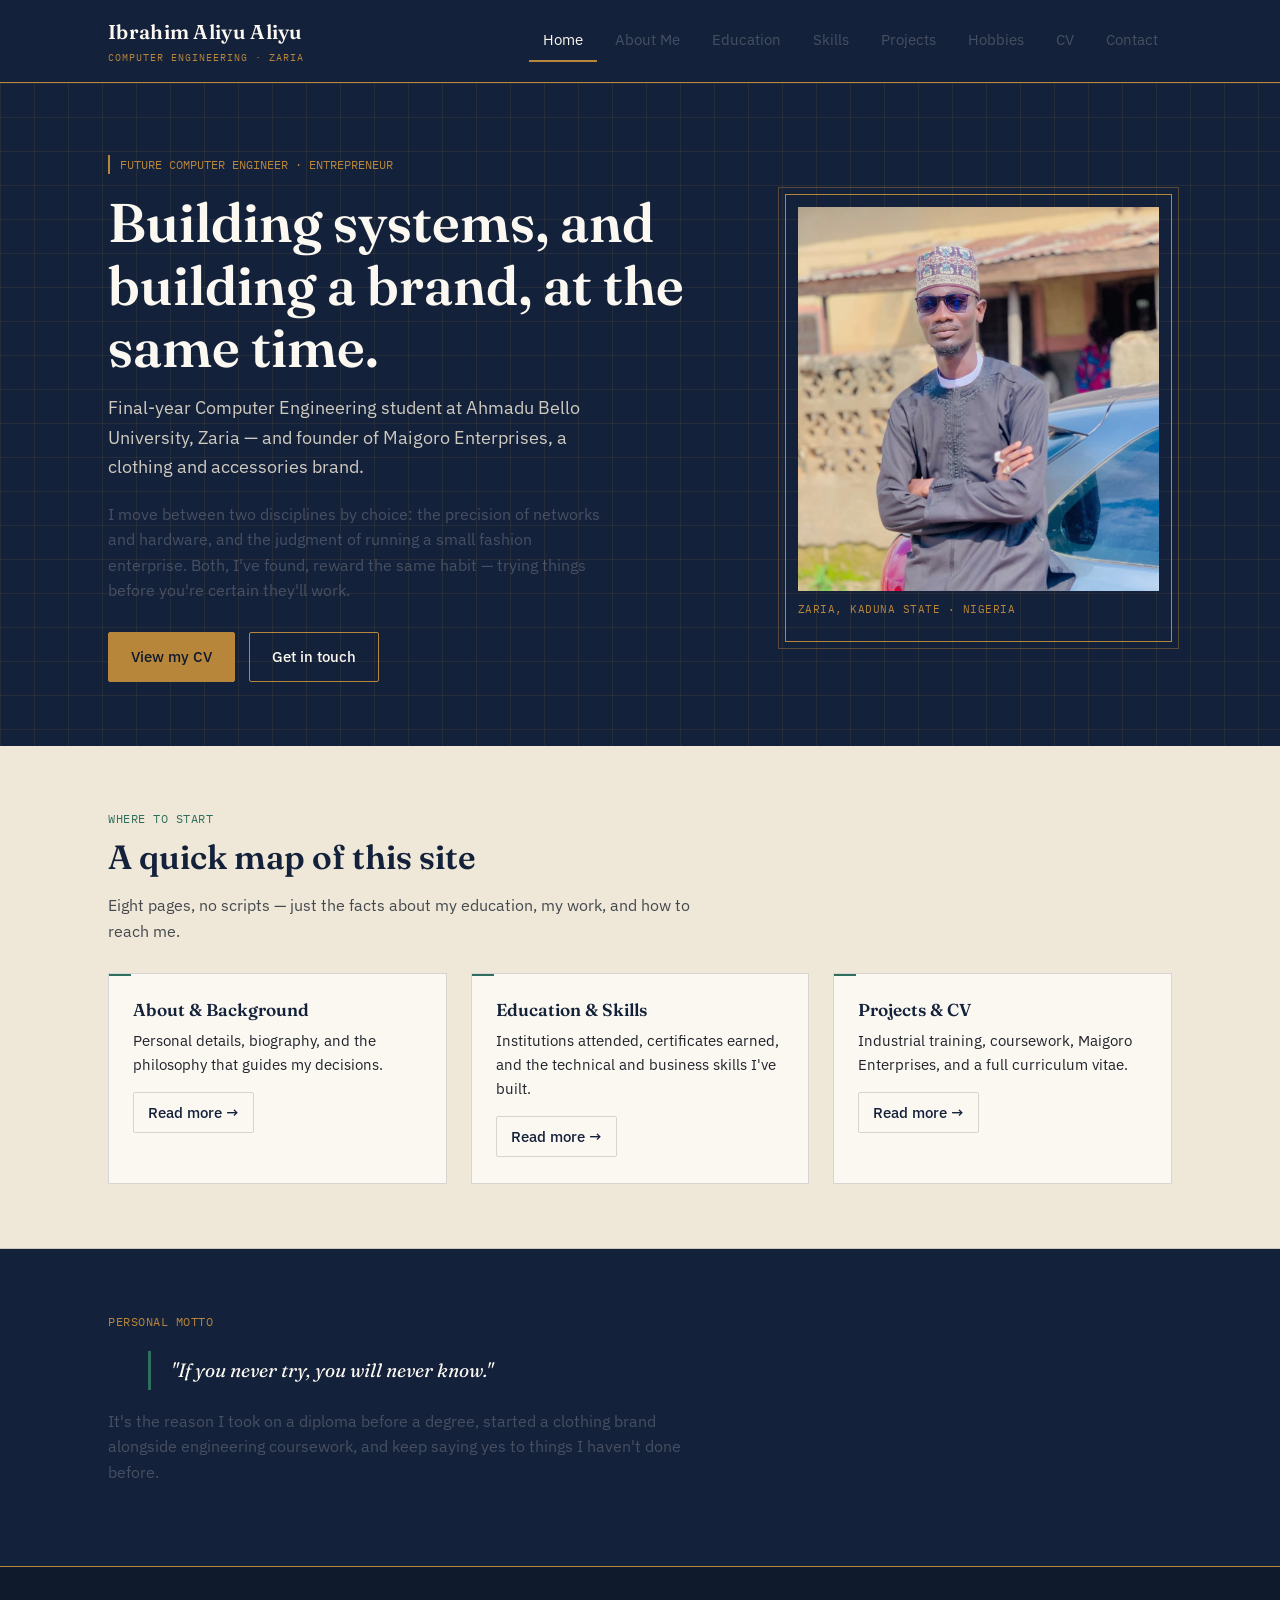
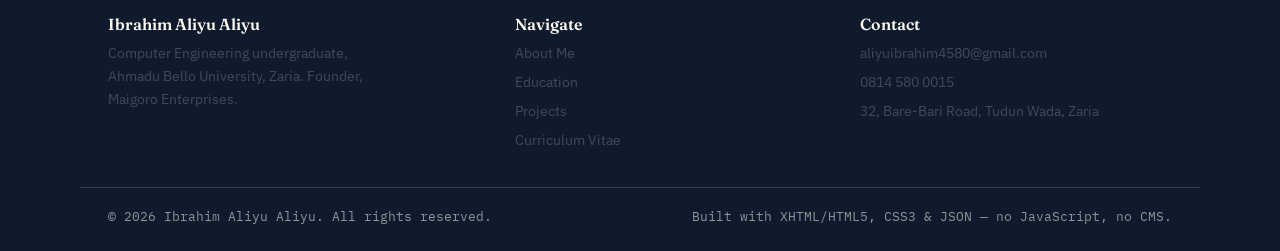
<file: index.html>
<!DOCTYPE html>
<html lang="en">
<head>
<meta charset="UTF-8">
<meta name="viewport" content="width=device-width, initial-scale=1.0">
<title>Ibrahim Aliyu Aliyu — Computer Engineering Portfolio</title>
<meta name="description" content="Personal portfolio of Ibrahim Aliyu Aliyu, Computer Engineering undergraduate at Ahmadu Bello University, Zaria, and founder of Maigoro Enterprises.">
<link rel="stylesheet" href="assets/css/style.css">
<script type="application/ld+json">
{
  "@context": "https://schema.org",
  "@type": "Person",
  "name": "Ibrahim Aliyu Aliyu",
  "url": "index.html",
  "image": "assets/images/profile.jpg",
  "jobTitle": "Computer Engineering Undergraduate",
  "affiliation": {
    "@type": "CollegeOrUniversity",
    "name": "Ahmadu Bello University, Zaria"
  },
  "email": "mailto:aliyuibrahim4580@gmail.com",
  "telephone": "+2348145800015",
  "address": {
    "@type": "PostalAddress",
    "streetAddress": "32, Bare-Bari Road, Tudun Wada",
    "addressLocality": "Zaria",
    "addressRegion": "Kaduna State",
    "addressCountry": "NG"
  },
  "nationality": "Nigerian",
  "knowsAbout": ["Computer Networking", "Computer System Engineering", "Generative Artificial Intelligence", "Fashion Entrepreneurship"]
}
</script>
</head>
<body>

<header class="site-header">
  <div class="nav-row">
    <a class="brand" href="index.html">Ibrahim Aliyu Aliyu<small>COMPUTER ENGINEERING · ZARIA</small></a>
    <input type="checkbox" id="nav-toggle" class="nav-toggle">
    <label for="nav-toggle" class="nav-toggle-label" aria-label="Toggle navigation"><span></span></label>
    <nav class="main-nav" aria-label="Primary">
      <ul>
        <li><a href="index.html" aria-current="page">Home</a></li>
        <li><a href="about.html">About Me</a></li>
        <li><a href="education.html">Education</a></li>
        <li><a href="skills.html">Skills</a></li>
        <li><a href="projects.html">Projects</a></li>
        <li><a href="hobbies.html">Hobbies</a></li>
        <li><a href="cv.html">CV</a></li>
        <li><a href="contact.html">Contact</a></li>
      </ul>
    </nav>
  </div>
</header>

<main>
  <section class="hero blueprint">
    <div class="wrap hero-grid">
      <div>
        <p class="hero-eyebrow">FUTURE COMPUTER ENGINEER · ENTREPRENEUR</p>
        <h1>Building systems, and building a brand, at the same time.</h1>
        <p class="role">Final-year Computer Engineering student at Ahmadu Bello University, Zaria — and founder of Maigoro Enterprises, a clothing and accessories brand.</p>
        <p class="lede">I move between two disciplines by choice: the precision of networks and hardware, and the judgment of running a small fashion enterprise. Both, I've found, reward the same habit — trying things before you're certain they'll work.</p>
        <div class="hero-actions">
          <a class="btn btn-primary" href="cv.html">View my CV</a>
          <a class="btn btn-ghost" href="contact.html">Get in touch</a>
        </div>
      </div>
      <div class="portrait-frame">
        <img src="assets/images/profile.jpg" alt="Portrait of Ibrahim Aliyu Aliyu">
        <p class="portrait-caption">ZARIA, KADUNA STATE · NIGERIA</p>
      </div>
    </div>
  </section>

  <section class="section">
    <div class="wrap">
      <p class="section-kicker">WHERE TO START</p>
      <h2>A quick map of this site</h2>
      <p class="section-intro">Eight pages, no scripts — just the facts about my education, my work, and how to reach me.</p>
      <div class="grid-3" style="margin-top:28px;">
        <div class="card">
          <h3>About &amp; Background</h3>
          <p style="font-size:0.93rem;">Personal details, biography, and the philosophy that guides my decisions.</p>
          <a class="btn btn-ghost" style="border-color:var(--line);color:var(--ink);padding:8px 14px;" href="about.html">Read more →</a>
        </div>
        <div class="card">
          <h3>Education &amp; Skills</h3>
          <p style="font-size:0.93rem;">Institutions attended, certificates earned, and the technical and business skills I've built.</p>
          <a class="btn btn-ghost" style="border-color:var(--line);color:var(--ink);padding:8px 14px;" href="education.html">Read more →</a>
        </div>
        <div class="card">
          <h3>Projects &amp; CV</h3>
          <p style="font-size:0.93rem;">Industrial training, coursework, Maigoro Enterprises, and a full curriculum vitae.</p>
          <a class="btn btn-ghost" style="border-color:var(--line);color:var(--ink);padding:8px 14px;" href="projects.html">Read more →</a>
        </div>
      </div>
    </div>
  </section>

  <section class="section on-dark blueprint">
    <div class="wrap">
      <p class="section-kicker">PERSONAL MOTTO</p>
      <blockquote class="quote-block" style="color:var(--paper-2);">"If you never try, you will never know."</blockquote>
      <p style="color:var(--line-light);max-width:60ch;">It's the reason I took on a diploma before a degree, started a clothing brand alongside engineering coursework, and keep saying yes to things I haven't done before.</p>
    </div>
  </section>
</main>

<footer class="site-footer">
  <div class="wrap footer-grid">
    <div>
      <h4>Ibrahim Aliyu Aliyu</h4>
      <p style="max-width:32ch;font-size:0.9rem;">Computer Engineering undergraduate, Ahmadu Bello University, Zaria. Founder, Maigoro Enterprises.</p>
    </div>
    <div>
      <h4>Navigate</h4>
      <ul style="display:flex;flex-direction:column;gap:6px;font-size:0.9rem;">
        <li><a href="about.html">About Me</a></li>
        <li><a href="education.html">Education</a></li>
        <li><a href="projects.html">Projects</a></li>
        <li><a href="cv.html">Curriculum Vitae</a></li>
      </ul>
    </div>
    <div>
      <h4>Contact</h4>
      <ul style="display:flex;flex-direction:column;gap:6px;font-size:0.9rem;">
        <li><a href="mailto:aliyuibrahim4580@gmail.com">aliyuibrahim4580@gmail.com</a></li>
        <li><a href="tel:+2348145800015">0814 580 0015</a></li>
        <li>32, Bare-Bari Road, Tudun Wada, Zaria</li>
      </ul>
    </div>
  </div>
  <div class="wrap footer-bottom">
    <span>&copy; 2026 Ibrahim Aliyu Aliyu. All rights reserved.</span>
    <span>Built with XHTML/HTML5, CSS3 &amp; JSON — no JavaScript, no CMS.</span>
  </div>
</footer>

</body>
</html>
</file>
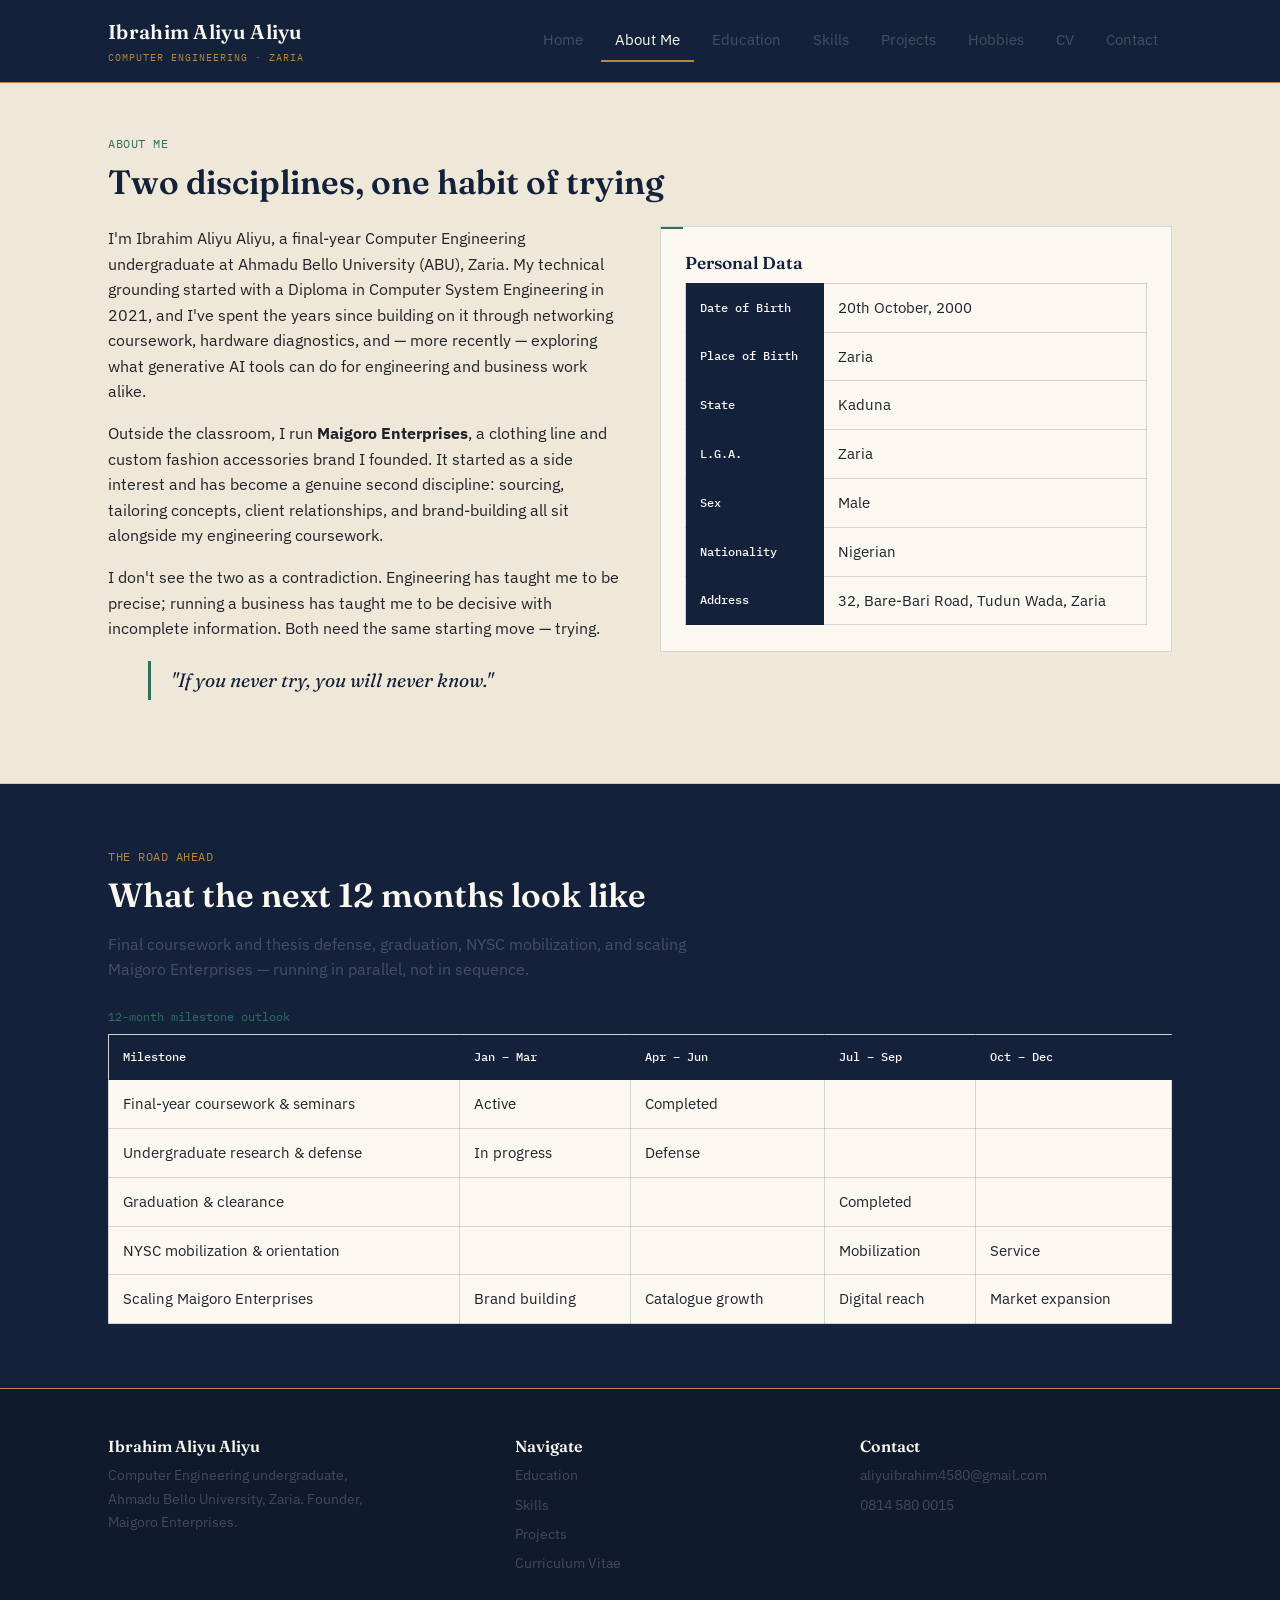
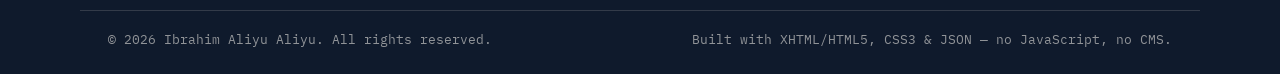
<file: about.html>
<!DOCTYPE html>
<html lang="en">
<head>
<meta charset="UTF-8">
<meta name="viewport" content="width=device-width, initial-scale=1.0">
<title>About Me — Ibrahim Aliyu Aliyu</title>
<meta name="description" content="Biography and personal details of Ibrahim Aliyu Aliyu.">
<link rel="stylesheet" href="assets/css/style.css">
<script type="application/ld+json">
{
  "@context": "https://schema.org",
  "@type": "ProfilePage",
  "mainEntity": {
    "@type": "Person",
    "name": "Ibrahim Aliyu Aliyu",
    "birthDate": "2000-10-20",
    "birthPlace": "Zaria, Kaduna State, Nigeria",
    "nationality": "Nigerian",
    "gender": "Male"
  }
}
</script>
</head>
<body>

<header class="site-header">
  <div class="nav-row">
    <a class="brand" href="index.html">Ibrahim Aliyu Aliyu<small>COMPUTER ENGINEERING · ZARIA</small></a>
    <input type="checkbox" id="nav-toggle" class="nav-toggle">
    <label for="nav-toggle" class="nav-toggle-label" aria-label="Toggle navigation"><span></span></label>
    <nav class="main-nav" aria-label="Primary">
      <ul>
        <li><a href="index.html">Home</a></li>
        <li><a href="about.html" aria-current="page">About Me</a></li>
        <li><a href="education.html">Education</a></li>
        <li><a href="skills.html">Skills</a></li>
        <li><a href="projects.html">Projects</a></li>
        <li><a href="hobbies.html">Hobbies</a></li>
        <li><a href="cv.html">CV</a></li>
        <li><a href="contact.html">Contact</a></li>
      </ul>
    </nav>
  </div>
</header>

<main>
  <section class="section" style="padding-top:52px;">
    <div class="wrap">
      <p class="section-kicker">ABOUT ME</p>
      <h2>Two disciplines, one habit of trying</h2>
      <div class="two-col" style="margin-top:24px;">
        <div>
          <p>I'm Ibrahim Aliyu Aliyu, a final-year Computer Engineering undergraduate at Ahmadu Bello University (ABU), Zaria. My technical grounding started with a Diploma in Computer System Engineering in 2021, and I've spent the years since building on it through networking coursework, hardware diagnostics, and — more recently — exploring what generative AI tools can do for engineering and business work alike.</p>
          <p>Outside the classroom, I run <strong>Maigoro Enterprises</strong>, a clothing line and custom fashion accessories brand I founded. It started as a side interest and has become a genuine second discipline: sourcing, tailoring concepts, client relationships, and brand-building all sit alongside my engineering coursework.</p>
          <p>I don't see the two as a contradiction. Engineering has taught me to be precise; running a business has taught me to be decisive with incomplete information. Both need the same starting move — trying.</p>
          <blockquote class="quote-block">"If you never try, you will never know."</blockquote>
        </div>
        <div>
          <div class="card">
            <h3>Personal Data</h3>
            <table>
              <tbody>
                <tr><th scope="row">Date of Birth</th><td>20th October, 2000</td></tr>
                <tr><th scope="row">Place of Birth</th><td>Zaria</td></tr>
                <tr><th scope="row">State</th><td>Kaduna</td></tr>
                <tr><th scope="row">L.G.A.</th><td>Zaria</td></tr>
                <tr><th scope="row">Sex</th><td>Male</td></tr>
                <tr><th scope="row">Nationality</th><td>Nigerian</td></tr>
                <tr><th scope="row">Address</th><td>32, Bare-Bari Road, Tudun Wada, Zaria</td></tr>
              </tbody>
            </table>
          </div>
        </div>
      </div>
    </div>
  </section>

  <section class="section on-dark blueprint">
    <div class="wrap">
      <p class="section-kicker">THE ROAD AHEAD</p>
      <h2 style="color:var(--paper-2);">What the next 12 months look like</h2>
      <p class="section-intro" style="max-width:60ch;">Final coursework and thesis defense, graduation, NYSC mobilization, and scaling Maigoro Enterprises — running in parallel, not in sequence.</p>
      <div class="table-wrap" style="margin-top:24px;">
        <table>
          <caption>12-month milestone outlook</caption>
          <thead>
            <tr><th>Milestone</th><th>Jan – Mar</th><th>Apr – Jun</th><th>Jul – Sep</th><th>Oct – Dec</th></tr>
          </thead>
          <tbody>
            <tr><td>Final-year coursework &amp; seminars</td><td>Active</td><td>Completed</td><td></td><td></td></tr>
            <tr><td>Undergraduate research &amp; defense</td><td>In progress</td><td>Defense</td><td></td><td></td></tr>
            <tr><td>Graduation &amp; clearance</td><td></td><td></td><td>Completed</td><td></td></tr>
            <tr><td>NYSC mobilization &amp; orientation</td><td></td><td></td><td>Mobilization</td><td>Service</td></tr>
            <tr><td>Scaling Maigoro Enterprises</td><td>Brand building</td><td>Catalogue growth</td><td>Digital reach</td><td>Market expansion</td></tr>
          </tbody>
        </table>
      </div>
    </div>
  </section>
</main>

<footer class="site-footer">
  <div class="wrap footer-grid">
    <div>
      <h4>Ibrahim Aliyu Aliyu</h4>
      <p style="max-width:32ch;font-size:0.9rem;">Computer Engineering undergraduate, Ahmadu Bello University, Zaria. Founder, Maigoro Enterprises.</p>
    </div>
    <div>
      <h4>Navigate</h4>
      <ul style="display:flex;flex-direction:column;gap:6px;font-size:0.9rem;">
        <li><a href="education.html">Education</a></li>
        <li><a href="skills.html">Skills</a></li>
        <li><a href="projects.html">Projects</a></li>
        <li><a href="cv.html">Curriculum Vitae</a></li>
      </ul>
    </div>
    <div>
      <h4>Contact</h4>
      <ul style="display:flex;flex-direction:column;gap:6px;font-size:0.9rem;">
        <li><a href="mailto:aliyuibrahim4580@gmail.com">aliyuibrahim4580@gmail.com</a></li>
        <li><a href="tel:+2348145800015">0814 580 0015</a></li>
      </ul>
    </div>
  </div>
  <div class="wrap footer-bottom">
    <span>&copy; 2026 Ibrahim Aliyu Aliyu. All rights reserved.</span>
    <span>Built with XHTML/HTML5, CSS3 &amp; JSON — no JavaScript, no CMS.</span>
  </div>
</footer>

</body>
</html>
</file>
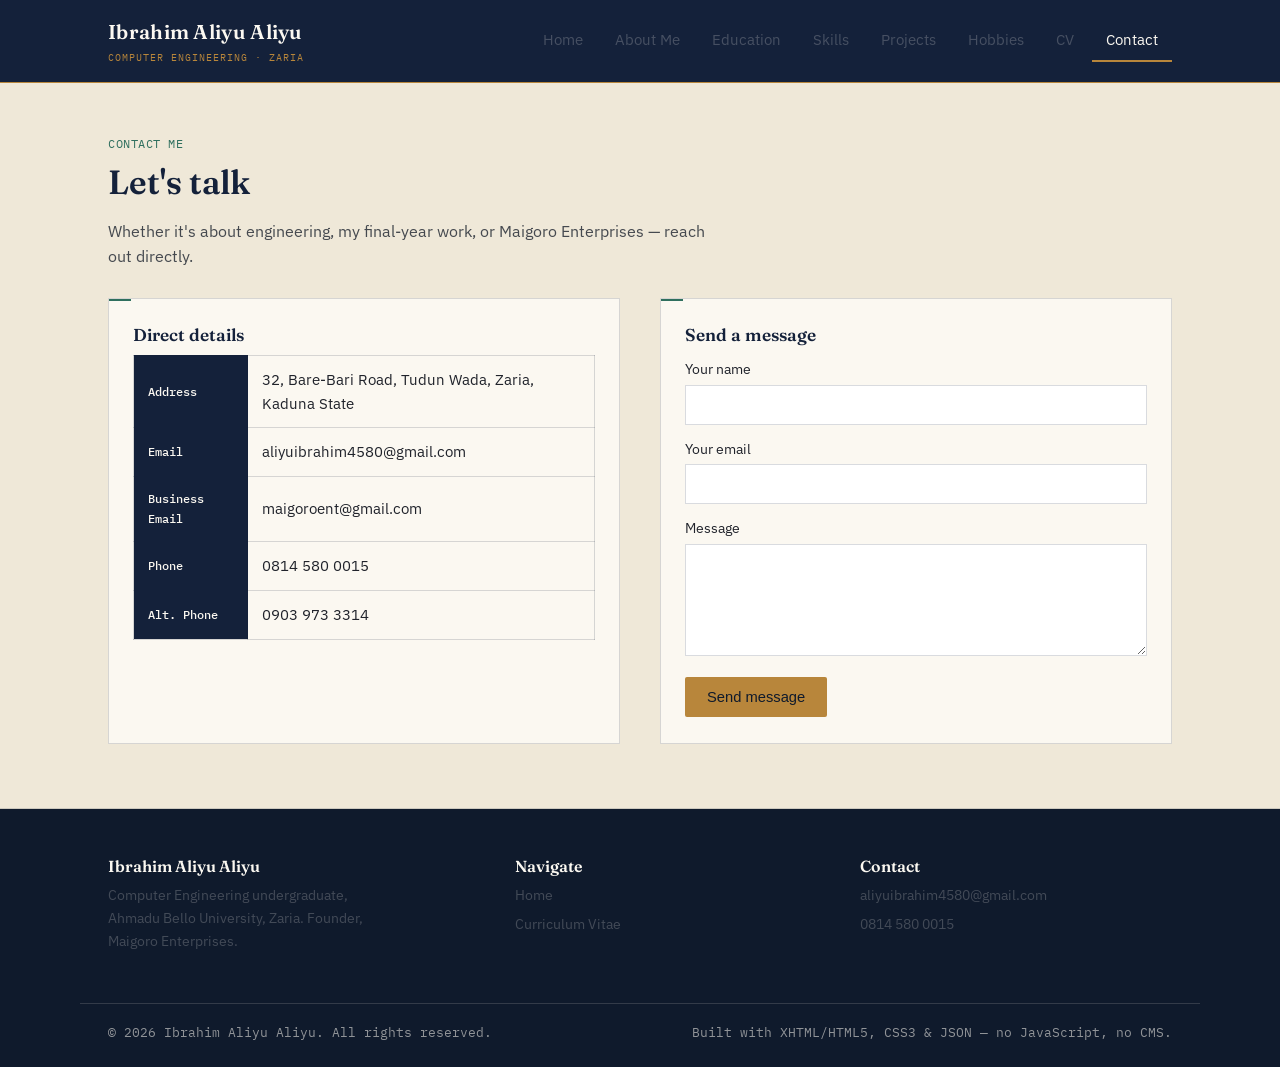
<file: contact.html>
<!DOCTYPE html>
<html lang="en">
<head>
<meta charset="UTF-8">
<meta name="viewport" content="width=device-width, initial-scale=1.0">
<title>Contact Me — Ibrahim Aliyu Aliyu</title>
<meta name="description" content="Contact details for Ibrahim Aliyu Aliyu and Maigoro Enterprises.">
<link rel="stylesheet" href="assets/css/style.css">
<script type="application/ld+json">
{
  "@context": "https://schema.org",
  "@type": "ContactPage",
  "mainEntity": {
    "@type": "Person",
    "name": "Ibrahim Aliyu Aliyu",
    "email": "aliyuibrahim4580@gmail.com",
    "telephone": "+2348145800015",
    "address": {
      "@type": "PostalAddress",
      "streetAddress": "32, Bare-Bari Road, Tudun Wada",
      "addressLocality": "Zaria",
      "addressRegion": "Kaduna State",
      "addressCountry": "NG"
    }
  }
}
</script>
</head>
<body>

<header class="site-header">
  <div class="nav-row">
    <a class="brand" href="index.html">Ibrahim Aliyu Aliyu<small>COMPUTER ENGINEERING · ZARIA</small></a>
    <input type="checkbox" id="nav-toggle" class="nav-toggle">
    <label for="nav-toggle" class="nav-toggle-label" aria-label="Toggle navigation"><span></span></label>
    <nav class="main-nav" aria-label="Primary">
      <ul>
        <li><a href="index.html">Home</a></li>
        <li><a href="about.html">About Me</a></li>
        <li><a href="education.html">Education</a></li>
        <li><a href="skills.html">Skills</a></li>
        <li><a href="projects.html">Projects</a></li>
        <li><a href="hobbies.html">Hobbies</a></li>
        <li><a href="cv.html">CV</a></li>
        <li><a href="contact.html" aria-current="page">Contact</a></li>
      </ul>
    </nav>
  </div>
</header>

<main>
  <section class="section" style="padding-top:52px;">
    <div class="wrap">
      <p class="section-kicker">CONTACT ME</p>
      <h2>Let's talk</h2>
      <p class="section-intro">Whether it's about engineering, my final-year work, or Maigoro Enterprises — reach out directly.</p>

      <div class="two-col" style="margin-top:28px;">
        <div class="card">
          <h3>Direct details</h3>
          <table>
            <tbody>
              <tr><th scope="row">Address</th><td>32, Bare-Bari Road, Tudun Wada, Zaria, Kaduna State</td></tr>
              <tr><th scope="row">Email</th><td><a href="mailto:aliyuibrahim4580@gmail.com">aliyuibrahim4580@gmail.com</a></td></tr>
              <tr><th scope="row">Business Email</th><td><a href="mailto:maigoroent@gmail.com">maigoroent@gmail.com</a></td></tr>
              <tr><th scope="row">Phone</th><td><a href="tel:+2348145800015">0814 580 0015</a></td></tr>
              <tr><th scope="row">Alt. Phone</th><td><a href="tel:+2349039733314">0903 973 3314</a></td></tr>
            </tbody>
          </table>
        </div>

        <div class="card">
          <h3>Send a message</h3>
          <p style="font-size:0.88rem;color:#5b5f66;"></p>
          <form action="mailto:aliyuibrahim4580@gmail.com" method="get" enctype="text/plain" style="display:flex;flex-direction:column;gap:14px;margin-top:14px;">
            <label style="font-size:0.85rem;">
              Your name
              <input type="text" name="name" required style="width:100%;padding:10px;margin-top:4px;border:1px solid var(--line);font-family:var(--font-body);">
            </label>
            <label style="font-size:0.85rem;">
              Your email
              <input type="email" name="email" required style="width:100%;padding:10px;margin-top:4px;border:1px solid var(--line);font-family:var(--font-body);">
            </label>
            <label style="font-size:0.85rem;">
              Message
              <textarea name="body" rows="5" required style="width:100%;padding:10px;margin-top:4px;border:1px solid var(--line);font-family:var(--font-body);"></textarea>
            </label>
            <button type="submit" class="btn btn-primary" style="align-self:flex-start;border:none;cursor:pointer;">Send message</button>
          </form>
        </div>
      </div>
    </div>
  </section>
</main>

<footer class="site-footer">
  <div class="wrap footer-grid">
    <div>
      <h4>Ibrahim Aliyu Aliyu</h4>
      <p style="max-width:32ch;font-size:0.9rem;">Computer Engineering undergraduate, Ahmadu Bello University, Zaria. Founder, Maigoro Enterprises.</p>
    </div>
    <div>
      <h4>Navigate</h4>
      <ul style="display:flex;flex-direction:column;gap:6px;font-size:0.9rem;">
        <li><a href="index.html">Home</a></li>
        <li><a href="cv.html">Curriculum Vitae</a></li>
      </ul>
    </div>
    <div>
      <h4>Contact</h4>
      <ul style="display:flex;flex-direction:column;gap:6px;font-size:0.9rem;">
        <li><a href="mailto:aliyuibrahim4580@gmail.com">aliyuibrahim4580@gmail.com</a></li>
        <li><a href="tel:+2348145800015">0814 580 0015</a></li>
      </ul>
    </div>
  </div>
  <div class="wrap footer-bottom">
    <span>&copy; 2026 Ibrahim Aliyu Aliyu. All rights reserved.</span>
    <span>Built with XHTML/HTML5, CSS3 &amp; JSON — no JavaScript, no CMS.</span>
  </div>
</footer>

</body>
</html>
</file>
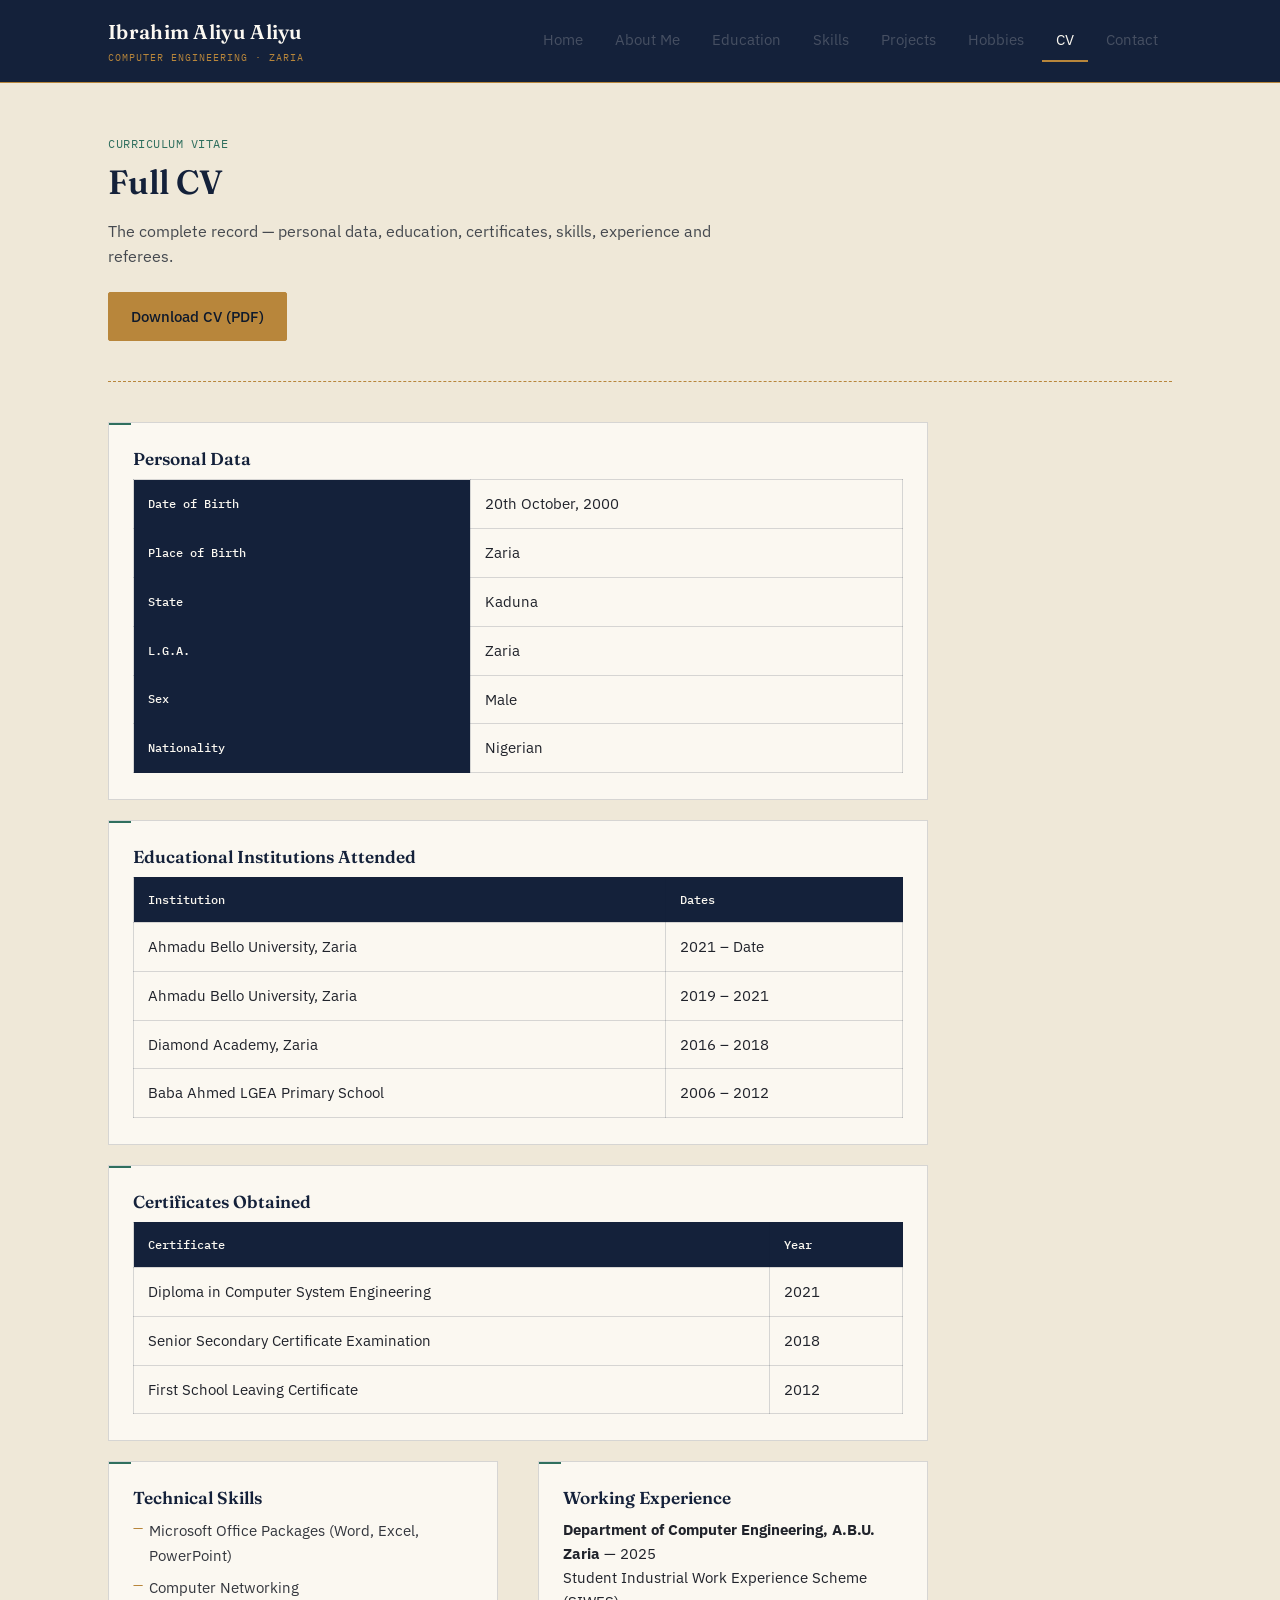
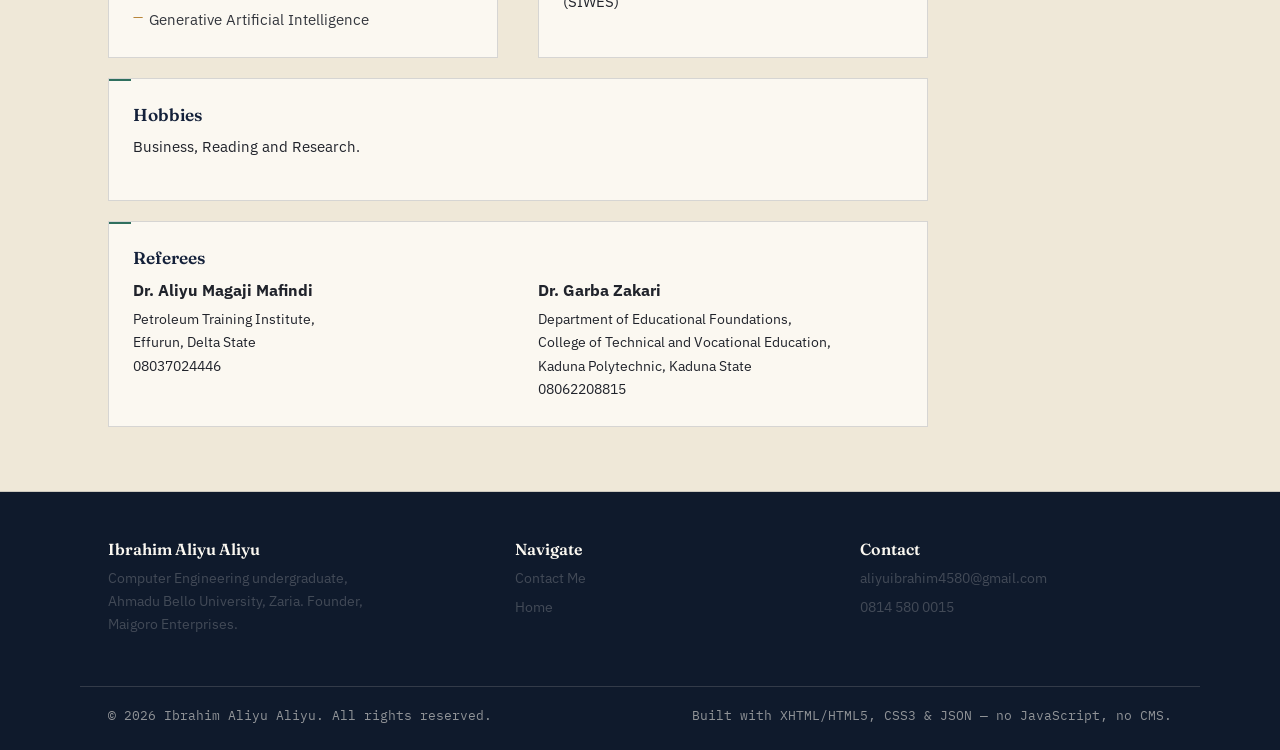
<file: cv.html>
<!DOCTYPE html>
<html lang="en">
<head>
<meta charset="UTF-8">
<meta name="viewport" content="width=device-width, initial-scale=1.0">
<title>Curriculum Vitae — Ibrahim Aliyu Aliyu</title>
<meta name="description" content="Curriculum Vitae of Ibrahim Aliyu Aliyu.">
<link rel="stylesheet" href="assets/css/style.css">
<script type="application/ld+json">
{
  "@context": "https://schema.org",
  "@type": "Person",
  "name": "Ibrahim Aliyu Aliyu",
  "alumniOf": [
    { "@type": "CollegeOrUniversity", "name": "Ahmadu Bello University, Zaria" },
    { "@type": "EducationalOrganization", "name": "Diamond Academy, Zaria" },
    { "@type": "EducationalOrganization", "name": "Baba Ahmed LGEA Primary School" }
  ]
}
</script>
</head>
<body>

<header class="site-header">
  <div class="nav-row">
    <a class="brand" href="index.html">Ibrahim Aliyu Aliyu<small>COMPUTER ENGINEERING · ZARIA</small></a>
    <input type="checkbox" id="nav-toggle" class="nav-toggle">
    <label for="nav-toggle" class="nav-toggle-label" aria-label="Toggle navigation"><span></span></label>
    <nav class="main-nav" aria-label="Primary">
      <ul>
        <li><a href="index.html">Home</a></li>
        <li><a href="about.html">About Me</a></li>
        <li><a href="education.html">Education</a></li>
        <li><a href="skills.html">Skills</a></li>
        <li><a href="projects.html">Projects</a></li>
        <li><a href="hobbies.html">Hobbies</a></li>
        <li><a href="cv.html" aria-current="page">CV</a></li>
        <li><a href="contact.html">Contact</a></li>
      </ul>
    </nav>
  </div>
</header>

<main>
  <section class="section" style="padding-top:52px;">
    <div class="wrap">
      <p class="section-kicker">CURRICULUM VITAE</p>
      <h2>Full CV</h2>
      <p class="section-intro">The complete record — personal data, education, certificates, skills, experience and referees.</p>
      <a class="btn btn-primary" href="assets/downloads/Ibrahim_Aliyu_Aliyu_CV.pdf" download style="margin-top:6px;display:inline-block;">Download CV (PDF)</a>

      <hr class="stitch-divider">

      <div class="card" style="max-width:820px;">
        <h3>Personal Data</h3>
        <table>
          <tbody>
            <tr><th scope="row">Date of Birth</th><td>20th October, 2000</td></tr>
            <tr><th scope="row">Place of Birth</th><td>Zaria</td></tr>
            <tr><th scope="row">State</th><td>Kaduna</td></tr>
            <tr><th scope="row">L.G.A.</th><td>Zaria</td></tr>
            <tr><th scope="row">Sex</th><td>Male</td></tr>
            <tr><th scope="row">Nationality</th><td>Nigerian</td></tr>
          </tbody>
        </table>
      </div>

      <div class="card" style="max-width:820px;margin-top:20px;">
        <h3>Educational Institutions Attended</h3>
        <table>
          <thead><tr><th>Institution</th><th>Dates</th></tr></thead>
          <tbody>
            <tr><td>Ahmadu Bello University, Zaria</td><td>2021 – Date</td></tr>
            <tr><td>Ahmadu Bello University, Zaria</td><td>2019 – 2021</td></tr>
            <tr><td>Diamond Academy, Zaria</td><td>2016 – 2018</td></tr>
            <tr><td>Baba Ahmed LGEA Primary School</td><td>2006 – 2012</td></tr>
          </tbody>
        </table>
      </div>

      <div class="card" style="max-width:820px;margin-top:20px;">
        <h3>Certificates Obtained</h3>
        <table>
          <thead><tr><th>Certificate</th><th>Year</th></tr></thead>
          <tbody>
            <tr><td>Diploma in Computer System Engineering</td><td>2021</td></tr>
            <tr><td>Senior Secondary Certificate Examination</td><td>2018</td></tr>
            <tr><td>First School Leaving Certificate</td><td>2012</td></tr>
          </tbody>
        </table>
      </div>

      <div class="two-col" style="margin-top:20px;max-width:820px;">
        <div class="card">
          <h3>Technical Skills</h3>
          <ul>
            <li>Microsoft Office Packages (Word, Excel, PowerPoint)</li>
            <li>Computer Networking</li>
            <li>Generative Artificial Intelligence</li>
          </ul>
        </div>
        <div class="card">
          <h3>Working Experience</h3>
          <p style="font-size:0.93rem;"><strong>Department of Computer Engineering, A.B.U. Zaria</strong> — 2025<br>Student Industrial Work Experience Scheme (SIWES)</p>
        </div>
      </div>

      <div class="card" style="max-width:820px;margin-top:20px;">
        <h3>Hobbies</h3>
        <p style="font-size:0.93rem;">Business, Reading and Research.</p>
      </div>

      <div class="card" style="max-width:820px;margin-top:20px;">
        <h3>Referees</h3>
        <div class="two-col">
          <div>
            <p style="margin-bottom:4px;"><strong>Dr. Aliyu Magaji Mafindi</strong></p>
            <p style="font-size:0.9rem;margin-bottom:0;">Petroleum Training Institute,<br>Effurun, Delta State<br>08037024446</p>
          </div>
          <div>
            <p style="margin-bottom:4px;"><strong>Dr. Garba Zakari</strong></p>
            <p style="font-size:0.9rem;margin-bottom:0;">Department of Educational Foundations,<br>College of Technical and Vocational Education,<br>Kaduna Polytechnic, Kaduna State<br>08062208815</p>
          </div>
        </div>
      </div>
    </div>
  </section>
</main>

<footer class="site-footer">
  <div class="wrap footer-grid">
    <div>
      <h4>Ibrahim Aliyu Aliyu</h4>
      <p style="max-width:32ch;font-size:0.9rem;">Computer Engineering undergraduate, Ahmadu Bello University, Zaria. Founder, Maigoro Enterprises.</p>
    </div>
    <div>
      <h4>Navigate</h4>
      <ul style="display:flex;flex-direction:column;gap:6px;font-size:0.9rem;">
        <li><a href="contact.html">Contact Me</a></li>
        <li><a href="index.html">Home</a></li>
      </ul>
    </div>
    <div>
      <h4>Contact</h4>
      <ul style="display:flex;flex-direction:column;gap:6px;font-size:0.9rem;">
        <li><a href="mailto:aliyuibrahim4580@gmail.com">aliyuibrahim4580@gmail.com</a></li>
        <li><a href="tel:+2348145800015">0814 580 0015</a></li>
      </ul>
    </div>
  </div>
  <div class="wrap footer-bottom">
    <span>&copy; 2026 Ibrahim Aliyu Aliyu. All rights reserved.</span>
    <span>Built with XHTML/HTML5, CSS3 &amp; JSON — no JavaScript, no CMS.</span>
  </div>
</footer>

</body>
</html>
</file>
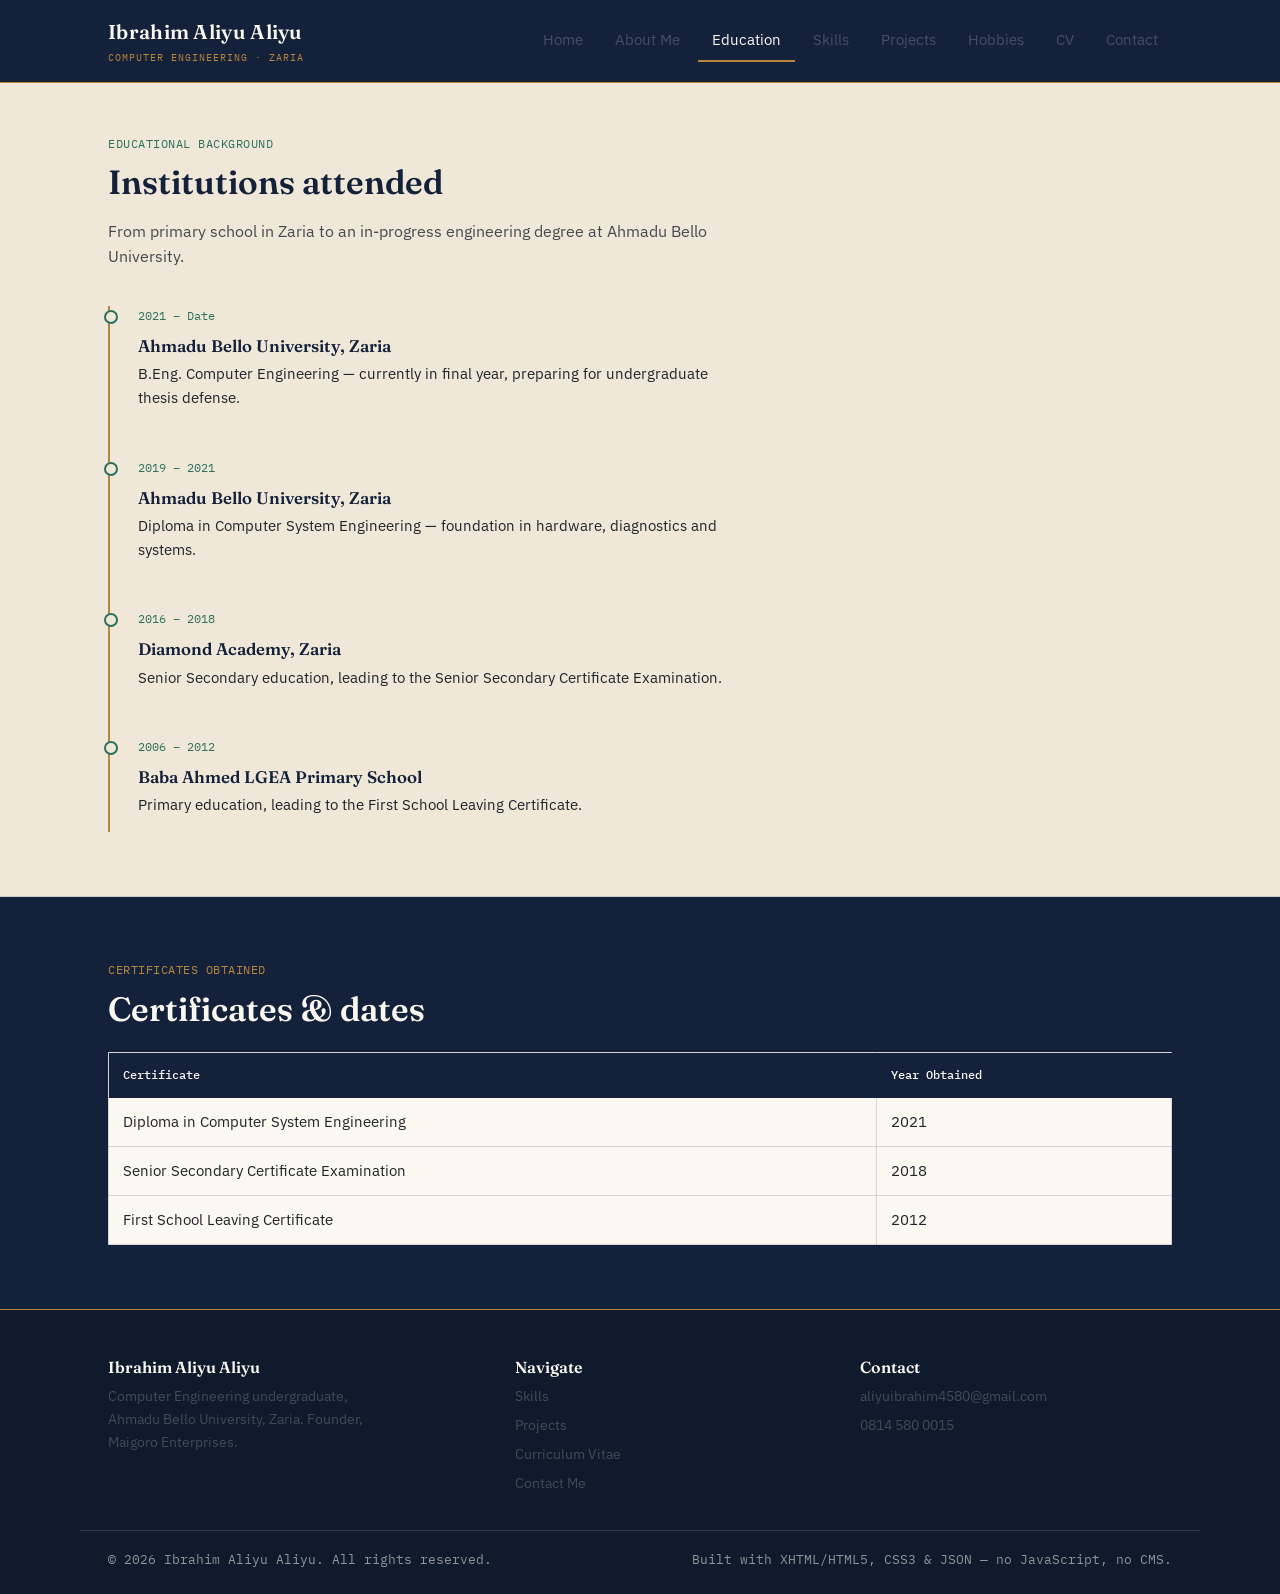
<file: education.html>
<!DOCTYPE html>
<html lang="en">
<head>
<meta charset="UTF-8">
<meta name="viewport" content="width=device-width, initial-scale=1.0">
<title>Educational Background — Ibrahim Aliyu Aliyu</title>
<meta name="description" content="Educational institutions attended and certificates obtained by Ibrahim Aliyu Aliyu.">
<link rel="stylesheet" href="assets/css/style.css">
<script type="application/ld+json">
{
  "@context": "https://schema.org",
  "@type": "EducationalOccupationalCredential",
  "credentialCategory": "Diploma",
  "about": "Computer System Engineering",
  "recognizedBy": { "@type": "CollegeOrUniversity", "name": "Ahmadu Bello University, Zaria" },
  "dateCreated": "2021"
}
</script>
</head>
<body>

<header class="site-header">
  <div class="nav-row">
    <a class="brand" href="index.html">Ibrahim Aliyu Aliyu<small>COMPUTER ENGINEERING · ZARIA</small></a>
    <input type="checkbox" id="nav-toggle" class="nav-toggle">
    <label for="nav-toggle" class="nav-toggle-label" aria-label="Toggle navigation"><span></span></label>
    <nav class="main-nav" aria-label="Primary">
      <ul>
        <li><a href="index.html">Home</a></li>
        <li><a href="about.html">About Me</a></li>
        <li><a href="education.html" aria-current="page">Education</a></li>
        <li><a href="skills.html">Skills</a></li>
        <li><a href="projects.html">Projects</a></li>
        <li><a href="hobbies.html">Hobbies</a></li>
        <li><a href="cv.html">CV</a></li>
        <li><a href="contact.html">Contact</a></li>
      </ul>
    </nav>
  </div>
</header>

<main>
  <section class="section" style="padding-top:52px;">
    <div class="wrap">
      <p class="section-kicker">EDUCATIONAL BACKGROUND</p>
      <h2>Institutions attended</h2>
      <p class="section-intro">From primary school in Zaria to an in-progress engineering degree at Ahmadu Bello University.</p>

      <div class="timeline" style="margin-top:36px;">
        <div class="timeline-item">
          <p class="timeline-period">2021 – Date</p>
          <h3>Ahmadu Bello University, Zaria</h3>
          <p style="font-size:0.94rem;">B.Eng. Computer Engineering — currently in final year, preparing for undergraduate thesis defense.</p>
        </div>
        <div class="timeline-item">
          <p class="timeline-period">2019 – 2021</p>
          <h3>Ahmadu Bello University, Zaria</h3>
          <p style="font-size:0.94rem;">Diploma in Computer System Engineering — foundation in hardware, diagnostics and systems.</p>
        </div>
        <div class="timeline-item">
          <p class="timeline-period">2016 – 2018</p>
          <h3>Diamond Academy, Zaria</h3>
          <p style="font-size:0.94rem;">Senior Secondary education, leading to the Senior Secondary Certificate Examination.</p>
        </div>
        <div class="timeline-item">
          <p class="timeline-period">2006 – 2012</p>
          <h3>Baba Ahmed LGEA Primary School</h3>
          <p style="font-size:0.94rem;">Primary education, leading to the First School Leaving Certificate.</p>
        </div>
      </div>
    </div>
  </section>

  <section class="section on-dark blueprint">
    <div class="wrap">
      <p class="section-kicker">CERTIFICATES OBTAINED</p>
      <h2 style="color:var(--paper-2);">Certificates &amp; dates</h2>
      <div class="table-wrap" style="margin-top:24px;">
        <table>
          <thead>
            <tr><th>Certificate</th><th>Year Obtained</th></tr>
          </thead>
          <tbody>
            <tr><td>Diploma in Computer System Engineering</td><td>2021</td></tr>
            <tr><td>Senior Secondary Certificate Examination</td><td>2018</td></tr>
            <tr><td>First School Leaving Certificate</td><td>2012</td></tr>
          </tbody>
        </table>
      </div>
    </div>
  </section>
</main>

<footer class="site-footer">
  <div class="wrap footer-grid">
    <div>
      <h4>Ibrahim Aliyu Aliyu</h4>
      <p style="max-width:32ch;font-size:0.9rem;">Computer Engineering undergraduate, Ahmadu Bello University, Zaria. Founder, Maigoro Enterprises.</p>
    </div>
    <div>
      <h4>Navigate</h4>
      <ul style="display:flex;flex-direction:column;gap:6px;font-size:0.9rem;">
        <li><a href="skills.html">Skills</a></li>
        <li><a href="projects.html">Projects</a></li>
        <li><a href="cv.html">Curriculum Vitae</a></li>
        <li><a href="contact.html">Contact Me</a></li>
      </ul>
    </div>
    <div>
      <h4>Contact</h4>
      <ul style="display:flex;flex-direction:column;gap:6px;font-size:0.9rem;">
        <li><a href="mailto:aliyuibrahim4580@gmail.com">aliyuibrahim4580@gmail.com</a></li>
        <li><a href="tel:+2348145800015">0814 580 0015</a></li>
      </ul>
    </div>
  </div>
  <div class="wrap footer-bottom">
    <span>&copy; 2026 Ibrahim Aliyu Aliyu. All rights reserved.</span>
    <span>Built with XHTML/HTML5, CSS3 &amp; JSON — no JavaScript, no CMS.</span>
  </div>
</footer>

</body>
</html>
</file>
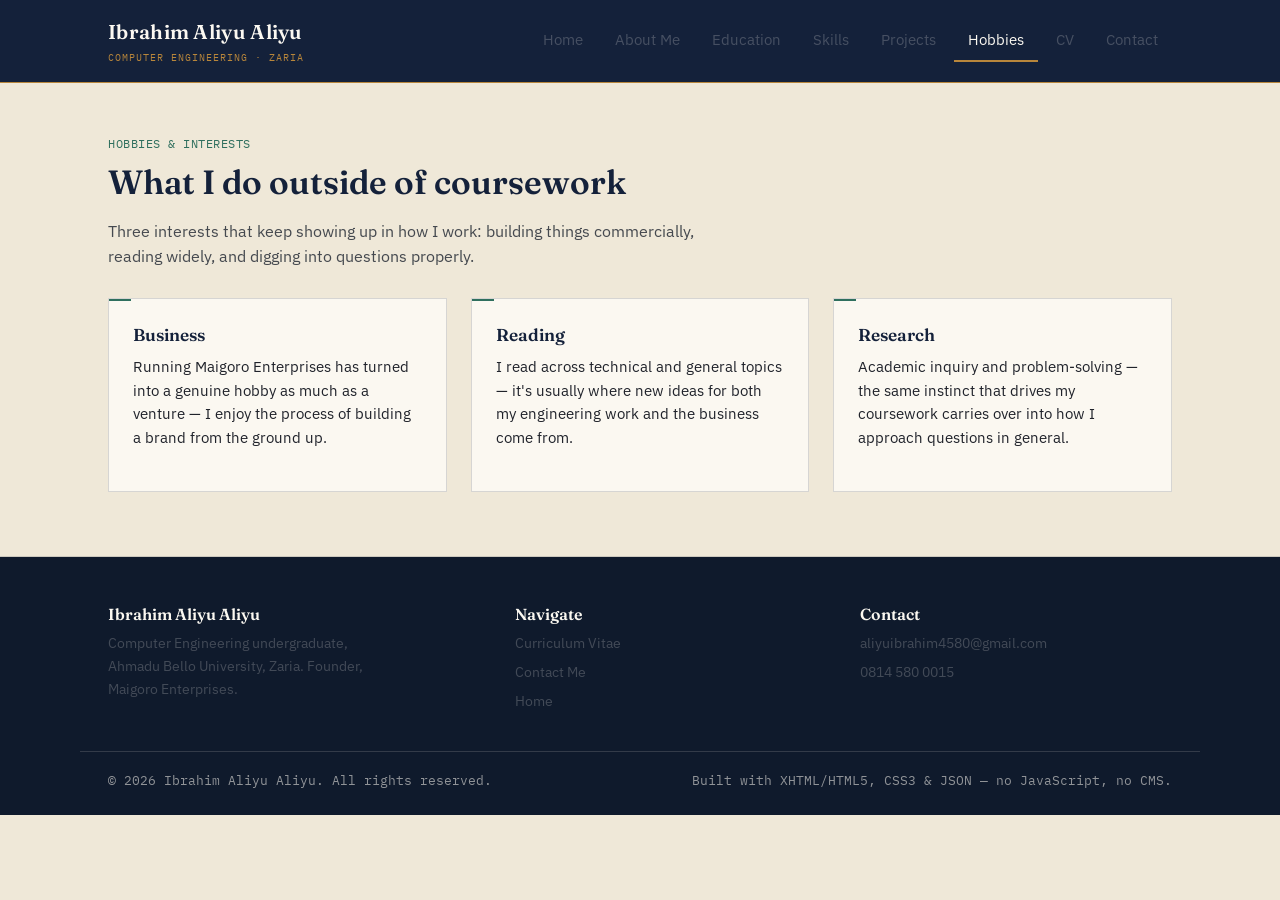
<file: hobbies.html>
<!DOCTYPE html>
<html lang="en">
<head>
<meta charset="UTF-8">
<meta name="viewport" content="width=device-width, initial-scale=1.0">
<title>Hobbies &amp; Interests — Ibrahim Aliyu Aliyu</title>
<meta name="description" content="Hobbies and interests of Ibrahim Aliyu Aliyu: business, reading and research.">
<link rel="stylesheet" href="assets/css/style.css">
<script type="application/ld+json">
{
  "@context": "https://schema.org",
  "@type": "Person",
  "name": "Ibrahim Aliyu Aliyu",
  "knowsAbout": ["Business", "Reading", "Research"]
}
</script>
</head>
<body>

<header class="site-header">
  <div class="nav-row">
    <a class="brand" href="index.html">Ibrahim Aliyu Aliyu<small>COMPUTER ENGINEERING · ZARIA</small></a>
    <input type="checkbox" id="nav-toggle" class="nav-toggle">
    <label for="nav-toggle" class="nav-toggle-label" aria-label="Toggle navigation"><span></span></label>
    <nav class="main-nav" aria-label="Primary">
      <ul>
        <li><a href="index.html">Home</a></li>
        <li><a href="about.html">About Me</a></li>
        <li><a href="education.html">Education</a></li>
        <li><a href="skills.html">Skills</a></li>
        <li><a href="projects.html">Projects</a></li>
        <li><a href="hobbies.html" aria-current="page">Hobbies</a></li>
        <li><a href="cv.html">CV</a></li>
        <li><a href="contact.html">Contact</a></li>
      </ul>
    </nav>
  </div>
</header>

<main>
  <section class="section" style="padding-top:52px;">
    <div class="wrap">
      <p class="section-kicker">HOBBIES &amp; INTERESTS</p>
      <h2>What I do outside of coursework</h2>
      <p class="section-intro">Three interests that keep showing up in how I work: building things commercially, reading widely, and digging into questions properly.</p>

      <div class="grid-3" style="margin-top:28px;">
        <div class="card">
          <h3>Business</h3>
          <p style="font-size:0.93rem;">Running Maigoro Enterprises has turned into a genuine hobby as much as a venture — I enjoy the process of building a brand from the ground up.</p>
        </div>
        <div class="card">
          <h3>Reading</h3>
          <p style="font-size:0.93rem;">I read across technical and general topics — it's usually where new ideas for both my engineering work and the business come from.</p>
        </div>
        <div class="card">
          <h3>Research</h3>
          <p style="font-size:0.93rem;">Academic inquiry and problem-solving — the same instinct that drives my coursework carries over into how I approach questions in general.</p>
        </div>
      </div>
    </div>
  </section>
</main>

<footer class="site-footer">
  <div class="wrap footer-grid">
    <div>
      <h4>Ibrahim Aliyu Aliyu</h4>
      <p style="max-width:32ch;font-size:0.9rem;">Computer Engineering undergraduate, Ahmadu Bello University, Zaria. Founder, Maigoro Enterprises.</p>
    </div>
    <div>
      <h4>Navigate</h4>
      <ul style="display:flex;flex-direction:column;gap:6px;font-size:0.9rem;">
        <li><a href="cv.html">Curriculum Vitae</a></li>
        <li><a href="contact.html">Contact Me</a></li>
        <li><a href="index.html">Home</a></li>
      </ul>
    </div>
    <div>
      <h4>Contact</h4>
      <ul style="display:flex;flex-direction:column;gap:6px;font-size:0.9rem;">
        <li><a href="mailto:aliyuibrahim4580@gmail.com">aliyuibrahim4580@gmail.com</a></li>
        <li><a href="tel:+2348145800015">0814 580 0015</a></li>
      </ul>
    </div>
  </div>
  <div class="wrap footer-bottom">
    <span>&copy; 2026 Ibrahim Aliyu Aliyu. All rights reserved.</span>
    <span>Built with XHTML/HTML5, CSS3 &amp; JSON — no JavaScript, no CMS.</span>
  </div>
</footer>

</body>
</html>
</file>
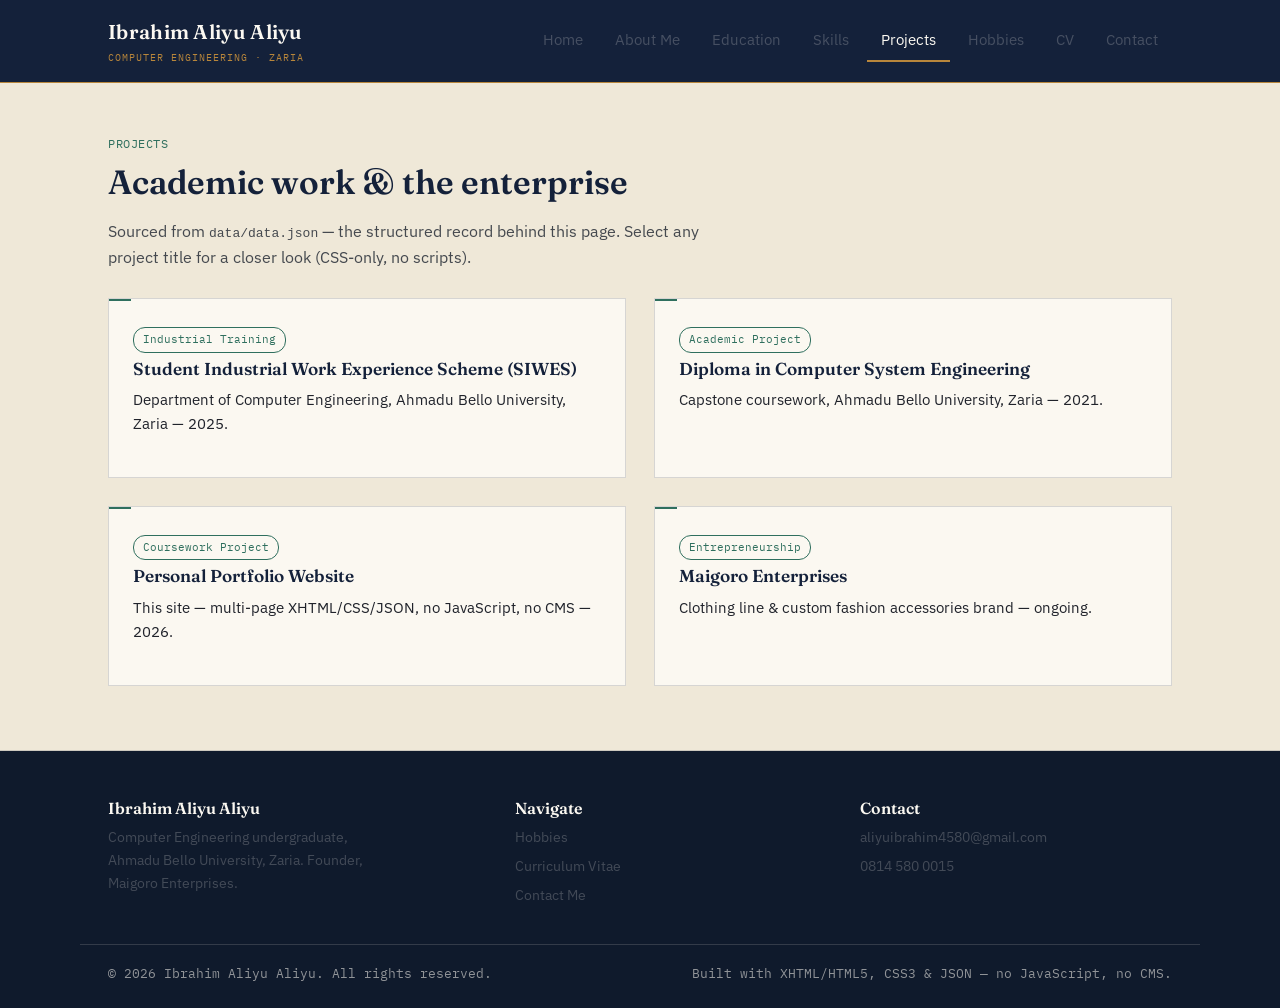
<file: projects.html>
<!DOCTYPE html>
<html lang="en">
<head>
<meta charset="UTF-8">
<meta name="viewport" content="width=device-width, initial-scale=1.0">
<title>Projects — Ibrahim Aliyu Aliyu</title>
<meta name="description" content="Academic and entrepreneurial projects of Ibrahim Aliyu Aliyu, including industrial training and Maigoro Enterprises.">
<link rel="stylesheet" href="assets/css/style.css">
<script type="application/ld+json">
{
  "@context": "https://schema.org",
  "@type": "ItemList",
  "name": "Projects by Ibrahim Aliyu Aliyu",
  "itemListElement": [
    { "@type": "CreativeWork", "position": 1, "name": "Student Industrial Work Experience Scheme (SIWES)", "dateCreated": "2025" },
    { "@type": "CreativeWork", "position": 2, "name": "Diploma in Computer System Engineering", "dateCreated": "2021" },
    { "@type": "CreativeWork", "position": 3, "name": "Personal Portfolio Website", "dateCreated": "2026" },
    { "@type": "CreativeWork", "position": 4, "name": "Maigoro Enterprises" }
  ]
}
</script>
</head>
<body>

<header class="site-header">
  <div class="nav-row">
    <a class="brand" href="index.html">Ibrahim Aliyu Aliyu<small>COMPUTER ENGINEERING · ZARIA</small></a>
    <input type="checkbox" id="nav-toggle" class="nav-toggle">
    <label for="nav-toggle" class="nav-toggle-label" aria-label="Toggle navigation"><span></span></label>
    <nav class="main-nav" aria-label="Primary">
      <ul>
        <li><a href="index.html">Home</a></li>
        <li><a href="about.html">About Me</a></li>
        <li><a href="education.html">Education</a></li>
        <li><a href="skills.html">Skills</a></li>
        <li><a href="projects.html" aria-current="page">Projects</a></li>
        <li><a href="hobbies.html">Hobbies</a></li>
        <li><a href="cv.html">CV</a></li>
        <li><a href="contact.html">Contact</a></li>
      </ul>
    </nav>
  </div>
</header>

<main>
  <section class="section" style="padding-top:52px;">
    <div class="wrap">
      <p class="section-kicker">PROJECTS</p>
      <h2>Academic work &amp; the enterprise</h2>
      <p class="section-intro">Sourced from <code>data/data.json</code> — the structured record behind this page. Select any project title for a closer look (CSS-only, no scripts).</p>

      <div class="grid-2" style="margin-top:28px;">

        <article class="card">
          <span class="tag">Industrial Training</span>
          <h3><a href="#modal-siwes">Student Industrial Work Experience Scheme (SIWES)</a></h3>
          <p style="font-size:0.93rem;">Department of Computer Engineering, Ahmadu Bello University, Zaria — 2025.</p>
        </article>

        <article class="card">
          <span class="tag">Academic Project</span>
          <h3><a href="#modal-diploma">Diploma in Computer System Engineering</a></h3>
          <p style="font-size:0.93rem;">Capstone coursework, Ahmadu Bello University, Zaria — 2021.</p>
        </article>

        <article class="card">
          <span class="tag">Coursework Project</span>
          <h3><a href="#modal-portfolio">Personal Portfolio Website</a></h3>
          <p style="font-size:0.93rem;">This site — multi-page XHTML/CSS/JSON, no JavaScript, no CMS — 2026.</p>
        </article>

        <article class="card">
          <span class="tag">Entrepreneurship</span>
          <h3><a href="#modal-maigoro">Maigoro Enterprises</a></h3>
          <p style="font-size:0.93rem;">Clothing line &amp; custom fashion accessories brand — ongoing.</p>
        </article>

      </div>
    </div>
  </section>
</main>

<!-- CSS-only modal overlays, triggered via :target -->
<div class="modal-overlay" id="modal-siwes">
  <div class="modal-box">
    <a class="modal-close" href="#projects-top" aria-label="Close">Close ✕</a>
    <h3>SIWES — Industrial Training, 2025</h3>
    <p>Six-month industrial attachment with the Department of Computer Engineering, ABU Zaria. Work covered practical LAN configuration and topology testing, routine hardware diagnostics and system assembly, and general IT support duties within a university engineering environment.</p>
  </div>
</div>

<div class="modal-overlay" id="modal-diploma">
  <div class="modal-box">
    <a class="modal-close" href="#projects-top" aria-label="Close">Close ✕</a>
    <h3>Diploma Capstone, 2021</h3>
    <p>Coursework for the Diploma in Computer System Engineering, focused on foundational hardware assembly, system diagnostics and troubleshooting, and an introduction to networking principles — the base my degree studies now build on.</p>
  </div>
</div>

<div class="modal-overlay" id="modal-portfolio">
  <div class="modal-box">
    <a class="modal-close" href="#projects-top" aria-label="Close">Close ✕</a>
    <h3>This Portfolio, 2026</h3>
    <p>A dependency-free, eight-page portfolio built with semantic XHTML/HTML5 and pure CSS (Grid and Flexbox). Content is modelled in <code>data/data.json</code>, and JSON-LD in each page's head describes the site to search engines — all without a single line of JavaScript or a CMS platform.</p>
  </div>
</div>

<div class="modal-overlay" id="modal-maigoro">
  <div class="modal-box">
    <a class="modal-close" href="#projects-top" aria-label="Close">Close ✕</a>
    <h3>Maigoro Enterprises</h3>
    <p>A clothing line and custom fashion design accessories brand I founded and run alongside my engineering studies — covering apparel sourcing, brand identity, client relationships and digital outreach.</p>
  </div>
</div>

<span id="projects-top"></span>

<footer class="site-footer">
  <div class="wrap footer-grid">
    <div>
      <h4>Ibrahim Aliyu Aliyu</h4>
      <p style="max-width:32ch;font-size:0.9rem;">Computer Engineering undergraduate, Ahmadu Bello University, Zaria. Founder, Maigoro Enterprises.</p>
    </div>
    <div>
      <h4>Navigate</h4>
      <ul style="display:flex;flex-direction:column;gap:6px;font-size:0.9rem;">
        <li><a href="hobbies.html">Hobbies</a></li>
        <li><a href="cv.html">Curriculum Vitae</a></li>
        <li><a href="contact.html">Contact Me</a></li>
      </ul>
    </div>
    <div>
      <h4>Contact</h4>
      <ul style="display:flex;flex-direction:column;gap:6px;font-size:0.9rem;">
        <li><a href="mailto:aliyuibrahim4580@gmail.com">aliyuibrahim4580@gmail.com</a></li>
        <li><a href="tel:+2348145800015">0814 580 0015</a></li>
      </ul>
    </div>
  </div>
  <div class="wrap footer-bottom">
    <span>&copy; 2026 Ibrahim Aliyu Aliyu. All rights reserved.</span>
    <span>Built with XHTML/HTML5, CSS3 &amp; JSON — no JavaScript, no CMS.</span>
  </div>
</footer>

</body>
</html>
</file>
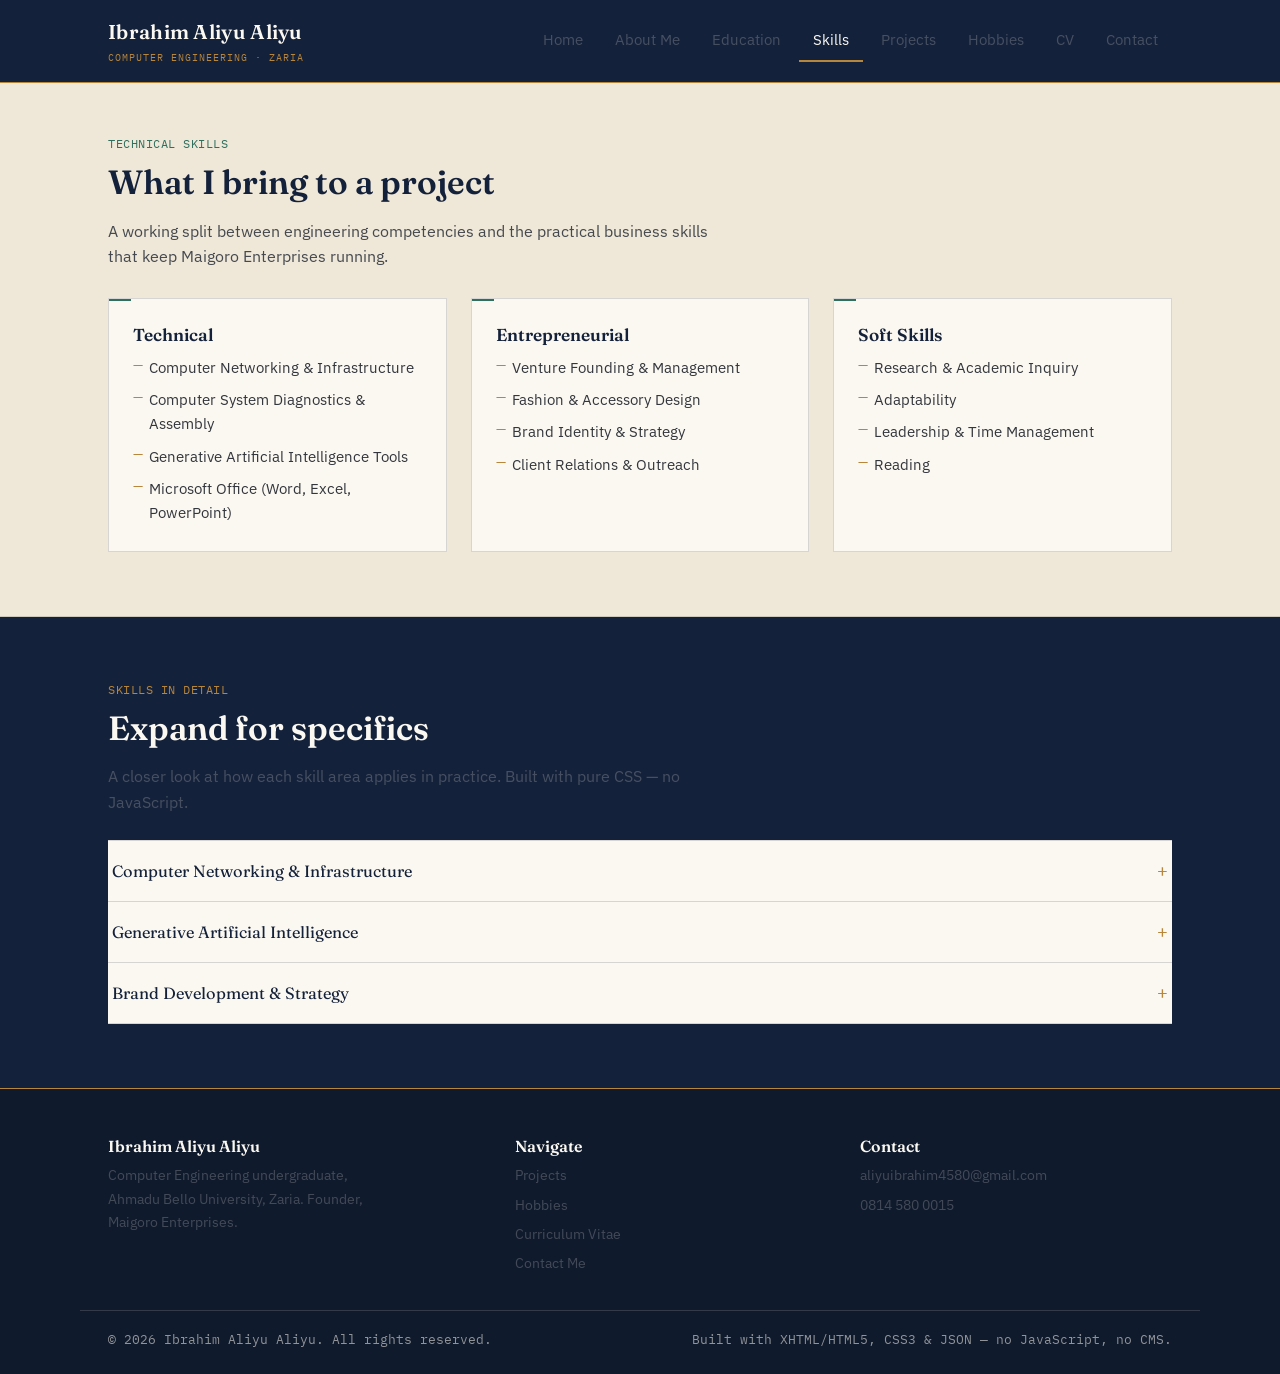
<file: skills.html>
<!DOCTYPE html>
<html lang="en">
<head>
<meta charset="UTF-8">
<meta name="viewport" content="width=device-width, initial-scale=1.0">
<title>Technical Skills — Ibrahim Aliyu Aliyu</title>
<meta name="description" content="Technical, entrepreneurial and soft skills of Ibrahim Aliyu Aliyu.">
<link rel="stylesheet" href="assets/css/style.css">
<script type="application/ld+json">
{
  "@context": "https://schema.org",
  "@type": "ItemList",
  "name": "Technical Skills of Ibrahim Aliyu Aliyu",
  "itemListElement": [
    { "@type": "DefinedTerm", "position": 1, "name": "Computer Networking & Infrastructure" },
    { "@type": "DefinedTerm", "position": 2, "name": "Computer System Diagnostics & Assembly" },
    { "@type": "DefinedTerm", "position": 3, "name": "Generative Artificial Intelligence Tools" },
    { "@type": "DefinedTerm", "position": 4, "name": "Microsoft Office Suite" }
  ]
}
</script>
</head>
<body>

<header class="site-header">
  <div class="nav-row">
    <a class="brand" href="index.html">Ibrahim Aliyu Aliyu<small>COMPUTER ENGINEERING · ZARIA</small></a>
    <input type="checkbox" id="nav-toggle" class="nav-toggle">
    <label for="nav-toggle" class="nav-toggle-label" aria-label="Toggle navigation"><span></span></label>
    <nav class="main-nav" aria-label="Primary">
      <ul>
        <li><a href="index.html">Home</a></li>
        <li><a href="about.html">About Me</a></li>
        <li><a href="education.html">Education</a></li>
        <li><a href="skills.html" aria-current="page">Skills</a></li>
        <li><a href="projects.html">Projects</a></li>
        <li><a href="hobbies.html">Hobbies</a></li>
        <li><a href="cv.html">CV</a></li>
        <li><a href="contact.html">Contact</a></li>
      </ul>
    </nav>
  </div>
</header>

<main>
  <section class="section" style="padding-top:52px;">
    <div class="wrap">
      <p class="section-kicker">TECHNICAL SKILLS</p>
      <h2>What I bring to a project</h2>
      <p class="section-intro">A working split between engineering competencies and the practical business skills that keep Maigoro Enterprises running.</p>

      <div class="grid-3" style="margin-top:28px;">
        <div class="card">
          <h3>Technical</h3>
          <ul>
            <li>Computer Networking &amp; Infrastructure</li>
            <li>Computer System Diagnostics &amp; Assembly</li>
            <li>Generative Artificial Intelligence Tools</li>
            <li>Microsoft Office (Word, Excel, PowerPoint)</li>
          </ul>
        </div>
        <div class="card">
          <h3>Entrepreneurial</h3>
          <ul>
            <li>Venture Founding &amp; Management</li>
            <li>Fashion &amp; Accessory Design</li>
            <li>Brand Identity &amp; Strategy</li>
            <li>Client Relations &amp; Outreach</li>
          </ul>
        </div>
        <div class="card">
          <h3>Soft Skills</h3>
          <ul>
            <li>Research &amp; Academic Inquiry</li>
            <li>Adaptability</li>
            <li>Leadership &amp; Time Management</li>
            <li>Reading</li>
          </ul>
        </div>
      </div>
    </div>
  </section>

  <section class="section on-dark blueprint">
    <div class="wrap">
      <p class="section-kicker">SKILLS IN DETAIL</p>
      <h2 style="color:var(--paper-2);">Expand for specifics</h2>
      <p class="section-intro" style="max-width:60ch;">A closer look at how each skill area applies in practice. Built with pure CSS — no JavaScript.</p>

      <div class="accordion" style="margin-top:24px;background:var(--paper-2);">
        <div class="acc-item">
          <input type="checkbox" id="acc-1">
          <label class="acc-label" for="acc-1">Computer Networking &amp; Infrastructure</label>
          <div class="acc-content">
            <p style="padding:0 4px 4px;font-size:0.93rem;">LAN configuration, network topology testing and basic system administration, developed through diploma coursework and reinforced during industrial training.</p>
          </div>
        </div>
        <div class="acc-item">
          <input type="checkbox" id="acc-2">
          <label class="acc-label" for="acc-2">Generative Artificial Intelligence</label>
          <div class="acc-content">
            <p style="padding:0 4px 4px;font-size:0.93rem;">Practical use of modern AI tools for research, drafting, and problem-solving across both academic and business contexts.</p>
          </div>
        </div>
        <div class="acc-item">
          <input type="checkbox" id="acc-3">
          <label class="acc-label" for="acc-3">Brand Development &amp; Strategy</label>
          <div class="acc-content">
            <p style="padding:0 4px 4px;font-size:0.93rem;">Positioning and growing Maigoro Enterprises — from product selection to client outreach and word-of-mouth marketing.</p>
          </div>
        </div>
      </div>
    </div>
  </section>
</main>

<footer class="site-footer">
  <div class="wrap footer-grid">
    <div>
      <h4>Ibrahim Aliyu Aliyu</h4>
      <p style="max-width:32ch;font-size:0.9rem;">Computer Engineering undergraduate, Ahmadu Bello University, Zaria. Founder, Maigoro Enterprises.</p>
    </div>
    <div>
      <h4>Navigate</h4>
      <ul style="display:flex;flex-direction:column;gap:6px;font-size:0.9rem;">
        <li><a href="projects.html">Projects</a></li>
        <li><a href="hobbies.html">Hobbies</a></li>
        <li><a href="cv.html">Curriculum Vitae</a></li>
        <li><a href="contact.html">Contact Me</a></li>
      </ul>
    </div>
    <div>
      <h4>Contact</h4>
      <ul style="display:flex;flex-direction:column;gap:6px;font-size:0.9rem;">
        <li><a href="mailto:aliyuibrahim4580@gmail.com">aliyuibrahim4580@gmail.com</a></li>
        <li><a href="tel:+2348145800015">0814 580 0015</a></li>
      </ul>
    </div>
  </div>
  <div class="wrap footer-bottom">
    <span>&copy; 2026 Ibrahim Aliyu Aliyu. All rights reserved.</span>
    <span>Built with XHTML/HTML5, CSS3 &amp; JSON — no JavaScript, no CMS.</span>
  </div>
</footer>

</body>
</html>
</file>
<file: assets/css/style.css>
/* =========================================================
   Ibrahim Aliyu Aliyu — Portfolio Stylesheet
   Pure CSS. No frameworks. No JavaScript.
   Theme: engineering blueprint meets tailor's atelier.
   ========================================================= */

@import url('https://fonts.googleapis.com/css2?family=Fraunces:opsz,wght@9..144,400;9..144,500;9..144,600;9..144,700&family=IBM+Plex+Sans:wght@400;500;600&family=IBM+Plex+Mono:wght@400;500&display=swap');

:root{
  --ink:        #14213A;   /* blueprint navy */
  --ink-2:      #0F1A2C;   /* deeper navy for gradients */
  --paper:      #EFE8D8;   /* warm parchment */
  --paper-2:    #FBF8F1;   /* lighter card paper */
  --brass:      #B8863B;   /* tailor's thread / brass */
  --brass-dark: #8F6A2C;
  --trace:      #2F6F5E;   /* circuit-trace teal-green */
  --charcoal:   #20232B;
  --line:       rgba(20,33,58,0.16);
  --line-light: rgba(251,248,241,0.22);

  --font-display: 'Fraunces', Georgia, serif;
  --font-body: 'IBM Plex Sans', -apple-system, BlinkMacSystemFont, sans-serif;
  --font-data: 'IBM Plex Mono', 'Courier New', monospace;

  --max-w: 1120px;
  --radius: 2px;
}

*{ box-sizing: border-box; }
html{ scroll-behavior: smooth; }
body{
  margin: 0;
  font-family: var(--font-body);
  color: var(--charcoal);
  background: var(--paper);
  line-height: 1.6;
  -webkit-font-smoothing: antialiased;
}
img{ max-width: 100%; display: block; }
a{ color: inherit; text-decoration: none; }
ul{ margin: 0; padding: 0; list-style: none; }
h1,h2,h3,h4{ font-family: var(--font-display); font-weight: 600; line-height: 1.15; margin: 0 0 0.5em; color: var(--ink); }
p{ margin: 0 0 1em; max-width: 68ch; }
:focus-visible{ outline: 2px solid var(--trace); outline-offset: 3px; }

.wrap{ max-width: var(--max-w); margin: 0 auto; padding: 0 28px; }

/* ---------- Blueprint grid backdrop ---------- */
.blueprint{
  background-color: var(--ink);
  background-image:
    linear-gradient(rgba(184,134,59,0.10) 1px, transparent 1px),
    linear-gradient(90deg, rgba(184,134,59,0.10) 1px, transparent 1px);
  background-size: 34px 34px;
}

/* ---------- Header / Nav (no JS: checkbox-driven mobile menu) ---------- */
.site-header{
  background: var(--ink);
  border-bottom: 1px solid var(--brass);
  position: sticky; top: 0; z-index: 50;
}
.nav-row{
  display: flex; align-items: center; justify-content: space-between;
  padding: 16px 28px; max-width: var(--max-w); margin: 0 auto;
}
.brand{
  font-family: var(--font-display); font-size: 1.25rem; font-weight: 600;
  color: var(--paper-2); letter-spacing: 0.3px;
}
.brand small{
  display: block; font-family: var(--font-data); font-size: 0.62rem;
  color: var(--brass); font-weight: 400; letter-spacing: 1px; margin-top: 2px;
}
.nav-toggle{ display: none; }
.nav-toggle-label{ display: none; cursor: pointer; }
.main-nav ul{ display: flex; gap: 4px; flex-wrap: wrap; }
.main-nav a{
  display: inline-block; padding: 8px 14px; color: var(--line-light);
  font-size: 0.92rem; border-bottom: 2px solid transparent;
}
.main-nav a:hover, .main-nav a:focus-visible, .main-nav a[aria-current="page"]{
  color: var(--paper-2); border-bottom-color: var(--brass);
}

@media (max-width: 760px){
  .nav-toggle-label{
    display: flex; align-items: center; justify-content: center;
    width: 40px; height: 34px; border: 1px solid var(--brass);
  }
  .nav-toggle-label span, .nav-toggle-label::before, .nav-toggle-label::after{
    content: ""; display: block; width: 20px; height: 2px; background: var(--paper-2);
  }
  .nav-toggle-label{ flex-direction: column; gap: 4px; }
  .main-nav{
    max-height: 0; overflow: hidden; width: 100%;
    transition: max-height 0.28s ease;
  }
  .main-nav ul{ flex-direction: column; padding: 8px 0 16px; gap: 0; }
  .nav-row{ flex-wrap: wrap; }
  .nav-toggle:checked ~ .main-nav{ max-height: 420px; }
}

/* ---------- Hero ---------- */
.hero{
  color: var(--paper-2);
  padding: 72px 0 64px;
}
.hero-grid{
  display: grid; grid-template-columns: 1.3fr 0.8fr; gap: 48px; align-items: center;
}
.hero-eyebrow{
  font-family: var(--font-data); font-size: 0.75rem; color: var(--brass);
  border-left: 2px solid var(--brass); padding-left: 10px; margin-bottom: 18px;
}
.hero h1{ color: var(--paper-2); font-size: clamp(2.1rem, 4.4vw, 3.4rem); margin-bottom: 0.25em; }
.hero .role{ font-size: 1.15rem; color: var(--paper); opacity: 0.85; margin-bottom: 20px; max-width: 46ch; }
.hero .lede{ color: var(--line-light); max-width: 50ch; }
.hero-actions{ display: flex; gap: 14px; margin-top: 28px; flex-wrap: wrap; }

.btn{
  display: inline-block; padding: 12px 22px; font-size: 0.92rem; font-weight: 500;
  border: 1px solid var(--brass); border-radius: var(--radius);
}
.btn-primary{ background: var(--brass); color: var(--ink-2); }
.btn-primary:hover{ background: var(--brass-dark); }
.btn-ghost{ color: var(--paper-2); }
.btn-ghost:hover{ background: rgba(251,248,241,0.08); }

.portrait-frame{
  position: relative; padding: 12px; border: 1px solid var(--brass);
}
.portrait-frame::before{
  content: ""; position: absolute; inset: -8px; border: 1px solid rgba(184,134,59,0.4);
  pointer-events: none;
}
.portrait-frame img{ width: 100%; height: auto; filter: grayscale(8%); }
.portrait-caption{
  font-family: var(--font-data); font-size: 0.68rem; color: var(--brass);
  margin-top: 10px; letter-spacing: 0.5px;
}

@media (max-width: 760px){
  .hero-grid{ grid-template-columns: 1fr; }
  .hero-grid .portrait-frame{ max-width: 280px; margin: 0 auto; }
}

/* ---------- Sections ---------- */
.section{ padding: 64px 0; border-bottom: 1px solid var(--line); }
.section.on-dark{ background: var(--ink); border-bottom: 1px solid var(--brass); }
.section-kicker{
  font-family: var(--font-data); font-size: 0.72rem; color: var(--trace);
  letter-spacing: 0.5px; margin-bottom: 10px;
}
.section.on-dark .section-kicker{ color: var(--brass); }
.section h2{ font-size: clamp(1.5rem, 3vw, 2.1rem); }
.section.on-dark h2{ color: var(--paper-2); }
.section-intro{ max-width: 62ch; color: #45494f; }
.section.on-dark .section-intro{ color: var(--line-light); }

/* ---------- Cards / Grids ---------- */
.grid-2{ display: grid; grid-template-columns: 1fr 1fr; gap: 28px; }
.grid-3{ display: grid; grid-template-columns: repeat(3, 1fr); gap: 24px; }
@media (max-width: 760px){ .grid-2, .grid-3{ grid-template-columns: 1fr; } }

.card{
  background: var(--paper-2); border: 1px solid var(--line);
  padding: 26px 24px; position: relative;
}
.card::before{
  content: ""; position: absolute; top: 0; left: 0; width: 22px; height: 2px; background: var(--trace);
}
.card h3{ font-size: 1.08rem; margin-bottom: 10px; }
.card ul{ display: flex; flex-direction: column; gap: 8px; }
.card li{
  padding-left: 16px; position: relative; font-size: 0.95rem; color: #33363d;
}
.card li::before{
  content: "\2014"; position: absolute; left: 0; color: var(--brass); font-size: 0.8rem;
}

.tag{
  display: inline-block; font-family: var(--font-data); font-size: 0.68rem;
  padding: 3px 9px; border: 1px solid var(--trace); color: var(--trace); border-radius: 12px;
  margin: 0 6px 6px 0;
}

/* ---------- Timeline (Education) ---------- */
.timeline{ border-left: 2px solid var(--brass); padding-left: 28px; display: flex; flex-direction: column; gap: 32px; }
.timeline-item{ position: relative; }
.timeline-item::before{
  content: ""; position: absolute; left: -34px; top: 4px; width: 10px; height: 10px;
  background: var(--paper); border: 2px solid var(--trace); border-radius: 50%;
}
.timeline-period{ font-family: var(--font-data); font-size: 0.75rem; color: var(--trace); }
.timeline-item h3{ margin: 4px 0 6px; font-size: 1.05rem; }

/* ---------- Tables (CV / Education / Gantt) ---------- */
.table-wrap{ overflow-x: auto; }
table{ width: 100%; border-collapse: collapse; background: var(--paper-2); }
caption{ text-align: left; font-family: var(--font-data); font-size: 0.75rem; color: var(--trace); margin-bottom: 8px; }
th, td{ text-align: left; padding: 12px 14px; border: 1px solid var(--line); font-size: 0.93rem; }
th{ background: var(--ink); color: var(--paper-2); font-family: var(--font-data); font-weight: 500; font-size: 0.78rem; }

/* ---------- CSS-only Accordion (Skills detail / Projects) ---------- */
.accordion{ border-top: 1px solid var(--line); }
.acc-item{ border-bottom: 1px solid var(--line); }
.acc-item input[type="checkbox"]{ display: none; }
.acc-label{
  display: flex; justify-content: space-between; align-items: center;
  padding: 16px 4px; cursor: pointer; font-family: var(--font-display); font-size: 1.02rem; color: var(--ink);
}
.acc-label::after{ content: "+"; font-family: var(--font-data); color: var(--brass); font-size: 1.1rem; }
.acc-item input:checked ~ .acc-label::after{ content: "\2212"; }
.acc-content{ max-height: 0; overflow: hidden; transition: max-height 0.3s ease; padding: 0 4px; }
.acc-item input:checked ~ .acc-content{ max-height: 320px; padding-bottom: 16px; }

/* ---------- CSS-only Modal (uses :target) ---------- */
.modal-overlay{
  display: none; position: fixed; inset: 0; background: rgba(15,26,44,0.82);
  z-index: 100; align-items: center; justify-content: center; padding: 24px;
}
.modal-overlay:target{ display: flex; }
.modal-box{
  background: var(--paper-2); max-width: 560px; width: 100%; padding: 32px;
  position: relative; border: 1px solid var(--brass);
}
.modal-close{
  position: absolute; top: 14px; right: 16px; font-family: var(--font-data);
  border: 1px solid var(--line); padding: 4px 10px; color: var(--ink);
}

/* ---------- Footer ---------- */
.site-footer{ background: var(--ink-2); color: var(--line-light); padding: 48px 0 24px; }
.footer-grid{ display: grid; grid-template-columns: 1.2fr 1fr 1fr; gap: 32px; }
.site-footer h4{ color: var(--paper-2); font-size: 1rem; }
.site-footer a:hover{ color: var(--brass); }
.footer-bottom{
  margin-top: 36px; padding-top: 18px; border-top: 1px solid rgba(251,248,241,0.15);
  display: flex; justify-content: space-between; flex-wrap: wrap; gap: 8px;
  font-size: 0.82rem; font-family: var(--font-data); color: rgba(251,248,241,0.55);
}
@media (max-width: 760px){ .footer-grid{ grid-template-columns: 1fr; } }

/* ---------- Utility ---------- */
.stitch-divider{
  border: none; border-top: 1px dashed var(--brass); margin: 40px 0;
}
.quote-block{
  border-left: 3px solid var(--trace); padding: 4px 0 4px 20px; font-family: var(--font-display);
  font-size: 1.2rem; color: var(--ink); font-style: italic;
}
.two-col{ display: grid; grid-template-columns: 1fr 1fr; gap: 40px; }
@media (max-width: 760px){ .two-col{ grid-template-columns: 1fr; } }

.chip-row{ display: flex; flex-wrap: wrap; gap: 8px; margin-top: 10px; }
</file>
